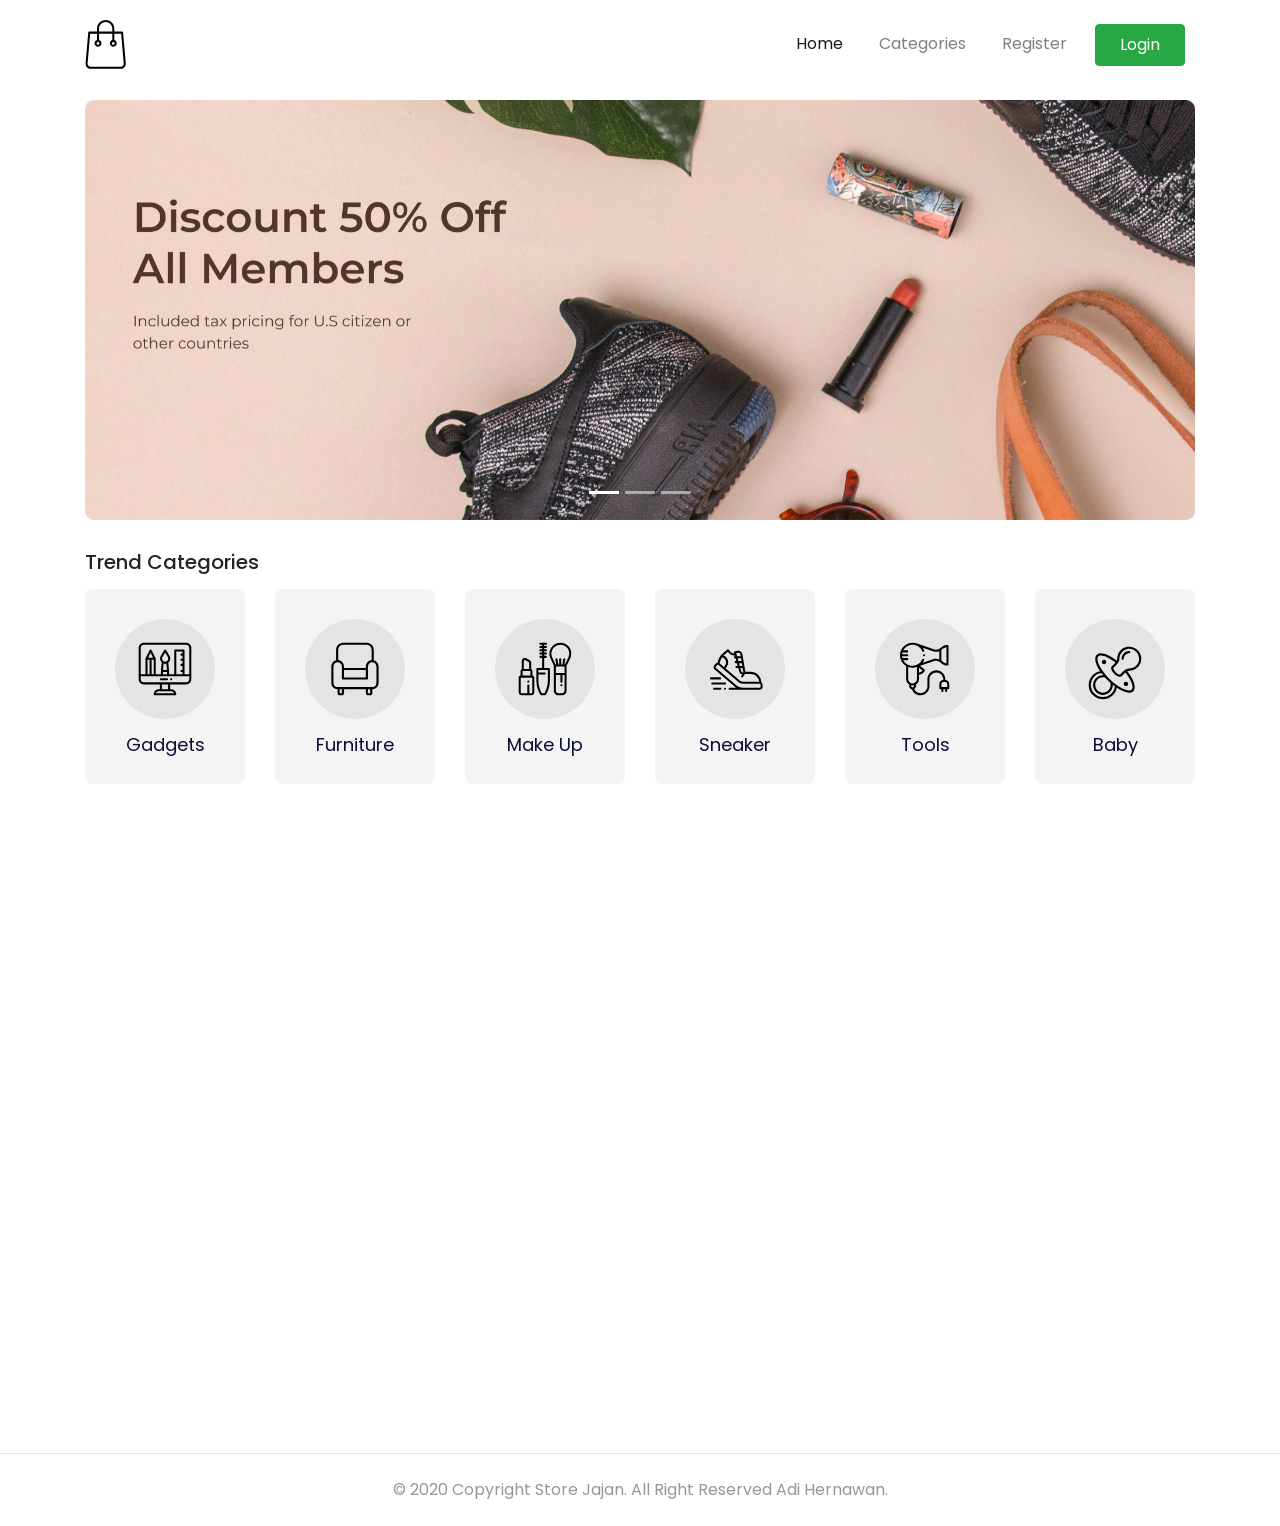
<file: index.html>
<!DOCTYPE html>
<html lang="en">
  <head>
    <meta charset="utf-8" />
    <meta
      name="viewport"
      content="width=device-width, initial-scale=1, shrink-to-fit=no"
    />
    <meta name="description" content="" />
    <meta name="author" content="" />

    <title>Store Jajan - Tempat Belanja Terbaik </title>

    <link href="https://unpkg.com/aos@2.3.1/dist/aos.css" rel="stylesheet" />
    <link href="style/main.css" rel="stylesheet" />
  </head>

  <body>
  <nav class="navbar navbar-expand-lg navbar-light navbar-store fixed-top navbar-fixed-top"
    data-aos="fade-down">
      <div class="container">
        <a href="/index.html" class="navbar-brand">
          <img src="/images/logo.svg" alt="Logo" />
        </a>
      
      <button class="navbar-toggler" type="button" data-toggle="collapse" data-target="#navbarResponsive">
        <span class="navbar-toggler-icon"></span>
      </button>
      <div class="collapse navbar-collapse" id="navbarResponsive">
        <ul class="navbar-nav ml-auto">
          <li class="nav-item active">
            <a href="/index.html" class="nav-link">Home</a>
          </li>
          <li class="nav-item">
            <a href="/categories.html" class="nav-link">Categories</a> 
          </li>
          
          <li class="nav-item">
            <a href="/register.html" class="nav-link">Register</a> 
          </li>
          <li class="nav-item">
            <a href="/login.html" class="btn btn-success nav-link px-4 text-white">Login</a> 
          </li>
        </ul>
      </div>
    </div>
  </nav>

    <!-- Page Content -->
   <div class="page-content page-home">
     <section class="store-carousel">
        <div class="container">
          <div class="row">
            <div class="col-lg-12" data-aos="zoom-in">
              <div id="storeCarousel" class="carousel" data-ride="carousel">
                <ol class="carousel-indicators">
                  <li class="active" data-target="#storeCarousel" data-slide-to="0"></li>
                  <li  data-target="#storeCarousel" data-slide-to="1"></li>
                  <li  data-target="#storeCarousel" data-slide-to="2"></li>
                </ol>
                <div class="carousel-inner">
                  <div class="carousel-item active">
                    <img src="/images/banner.jpg" alt="" class="d-block w-100">
                    
                  </div>
                  <div class="carousel-item">
                    <img src="/images/banner.jpg" alt="" class="d-block w-100">
                    
                  </div>
                  <div class="carousel-item">
                    <img src="/images/banner.jpg" alt="" class="d-block w-100">
                    
                  </div>
                </div>
              </div>
            </div>
          </div>
        </div>
     
     </section>
     <section class="store-trend-categories">
       <div class="container">
         <div class="row">
           <div class="col-12" data-aos="fade-up">
              <h5>Trend Categories</h5>
           </div>
         </div>
         <div class="row">
           <div class="col-6 col-md-3 col-lg-2" data-aos="fade-up" data-aos-delay="100">
            <a href="#" class="component-categories d-block">
              <div class="categories-image">
                <img src="/images/categories-gadgets.svg" alt="" class="w-100">
              </div>
              <p class="categories-text">
                Gadgets
              </p>
            </a>
           </div>
           <div class="col-6 col-md-3 col-lg-2" data-aos="fade-up" data-aos-delay="200">
            <a href="#" class="component-categories d-block">
              <div class="categories-image">
                <img src="/images/categories-furniture.svg" alt="" class="w-100">
              </div>
              <p class="categories-text">
                Furniture
              </p>
            </a>
           </div>
           <div class="col-6 col-md-3 col-lg-2" data-aos="fade-up" data-aos-delay="300">
            <a href="#" class="component-categories d-block">
              <div class="categories-image">
                <img src="/images/categories-makeup.svg" alt="" class="w-100">
              </div>
              <p class="categories-text">
                Make Up
              </p>
            </a>
           </div>
           <div class="col-6 col-md-3 col-lg-2" data-aos="fade-up" data-aos-delay="400">
            <a href="#" class="component-categories d-block">
              <div class="categories-image">
                <img src="/images/categories-sneaker.svg" alt="" class="w-100">
              </div>
              <p class="categories-text">
                Sneaker
              </p>
            </a>
           </div>
           <div class="col-6 col-md-3 col-lg-2" data-aos="fade-up" data-aos-delay="500">
            <a href="#" class="component-categories d-block">
              <div class="categories-image">
                <img src="/images/categories-tools.svg" alt="" class="w-100">
              </div>
              <p class="categories-text">
                Tools
              </p>
            </a>
           </div>
           <div class="col-6 col-md-3 col-lg-2" data-aos="fade-up" data-aos-delay="600">
            <a href="#" class="component-categories d-block">
              <div class="categories-image">
                <img src="/images/categories-baby.svg" alt="" class="w-100">
              </div>
              <p class="categories-text">
                Baby
              </p>
            </a>
           </div>
         </div>
       </div>

     </section>
     <section class="store-new-products">
       <div class="container">
         <div class="row">
           <div class="col-12" data-aos="fade-up">
             <h5>New products</h5>
           </div>
         </div>
         <div class="row">
           <div class="col-6 col-md-4 col-lg-3" data-aos="fade-up" data-aos-delay="100">
             <a href="/details.html" class="component-products d-block">
              <div class="products-thumbnail">
                <div class="products-image" style="background-image: url('/images/products-apple-watch.jpg');">

                </div>
              
              </div>
              <div class="products-text">
                Apple Watch 4 
              </div>
              <div class="products-price">
                $890
              </div>
             </a>
            </div>
            <div class="col-6 col-md-4 col-lg-3" data-aos="fade-up" data-aos-delay="200">
              <a href="/details.html" class="component-products d-block">
               <div class="products-thumbnail">
                 <div class="products-image" style="background-image: url('/images/products-black-edition-nike.jpg');">
 
                 </div>
               
               </div>
               <div class="products-text">
                 Black Edition Nike
               </div>
               <div class="products-price">
                 $900
               </div>
               </a>
             </div>
             <div class="col-6 col-md-4 col-lg-3" data-aos="fade-up" data-aos-delay="300">
              <a href="/details.html" class="component-products d-block">
               <div class="products-thumbnail">
                 <div class="products-image" style="background-image: url('/images/products-mavic-kawe.jpg');">
 
                 </div>
               
               </div>
               <div class="products-text">
                 Mavic Kawe 
               </div>
               <div class="products-price">
                 $500
               </div>
               </a>
             </div>
             <div class="col-6 col-md-4 col-lg-3" data-aos="fade-up" data-aos-delay="400">
              <a href="/details.html" class="component-products d-block">
               <div class="products-thumbnail">
                 <div class="products-image" style="background-image: url('/images/products-bubuk-maketti.jpg');">
 
                 </div>
               
               </div>
               <div class="products-text">
                Bubuk Maketti
               </div>
            
               <div class="products-price">
                 $78
               </div>
               </a>
              </div>
              <div class="col-6 col-md-4 col-lg-3" data-aos="fade-up" data-aos-delay="500">
              <a href="/details.html" class="component-products d-block">
                <div class="products-thumbnail">
                  <div class="products-image" style="background-image: url('/images/products-monkey-toys.jpg');">
  
                  </div>
                
                </div>
                <div class="products-text">
                  Monkey Toys
                </div>
                <div class="products-price">
                  $90
                </div>
               </a>
              </div>
              <div class="col-6 col-md-4 col-lg-3" data-aos="fade-up" data-aos-delay="600">
                <a href="/details.html" class="component-products d-block">
                  <div class="products-thumbnail">
                    <div class="products-image" style="background-image: url('/images/products-orange-bogotta.jpg');">
    
                    </div>
                  
                  </div>
                  <div class="products-text">
                  Orange Bogotta
                  </div>
                  <div class="products-price">
                    $145
                  </div>
                </a>
              </div>
              <div class="col-6 col-md-4 col-lg-3" data-aos="fade-up" data-aos-delay="700">
                  <a href="/details.html" class="component-products d-block">
                    <div class="products-thumbnail">
                      <div class="products-image" style="background-image: url('/images/products-sofa-ternyaman.jpg');">
      
                      </div>
                    
                    </div>
                    <div class="products-text">
                    Sofa Ternyaman
                    </div>
                    <div class="products-price">
                      $250
                    </div>
                  </a>
              </div>
              <div class="col-6 col-md-4 col-lg-3" data-aos="fade-up" data-aos-delay="800">
                <a href="/details.html" class="component-products d-block">
                  <div class="products-thumbnail">
                    <div class="products-image" style="background-image: url('/images/products-mavic-kawe.jpg');"></div>
    
                  </div>
                  
                
                  <div class="products-text">
                    Tatakan Gelas
                  </div>
                  <div class="products-price">
                    $25
                  </div>
                </a>
              </div>
         </div>
       </div>
     </section>
   </div>
   <footer>
     <div class="container">
       <div class="row">
         <div class="col-12 text-center">
           <p class="pt-4 pb-2">
            &copy; 2020 Copyright Store Jajan. All Right Reserved Adi Hernawan.
           </p>
         </div>
       </div>
     </div>
   </footer>
    <!-- Bootstrap core JavaScript -->
    <script src="/vendor/jquery/jquery.slim.min.js"></script>
    <script src="/vendor/bootstrap/js/bootstrap.bundle.min.js"></script>
    <script src="https://unpkg.com/aos@2.3.1/dist/aos.js"></script>
  
    <script>
      AOS.init();
    </script>
    <script src="/script/navbar-scroll.js"></script>
  </body>
</html>
</file>
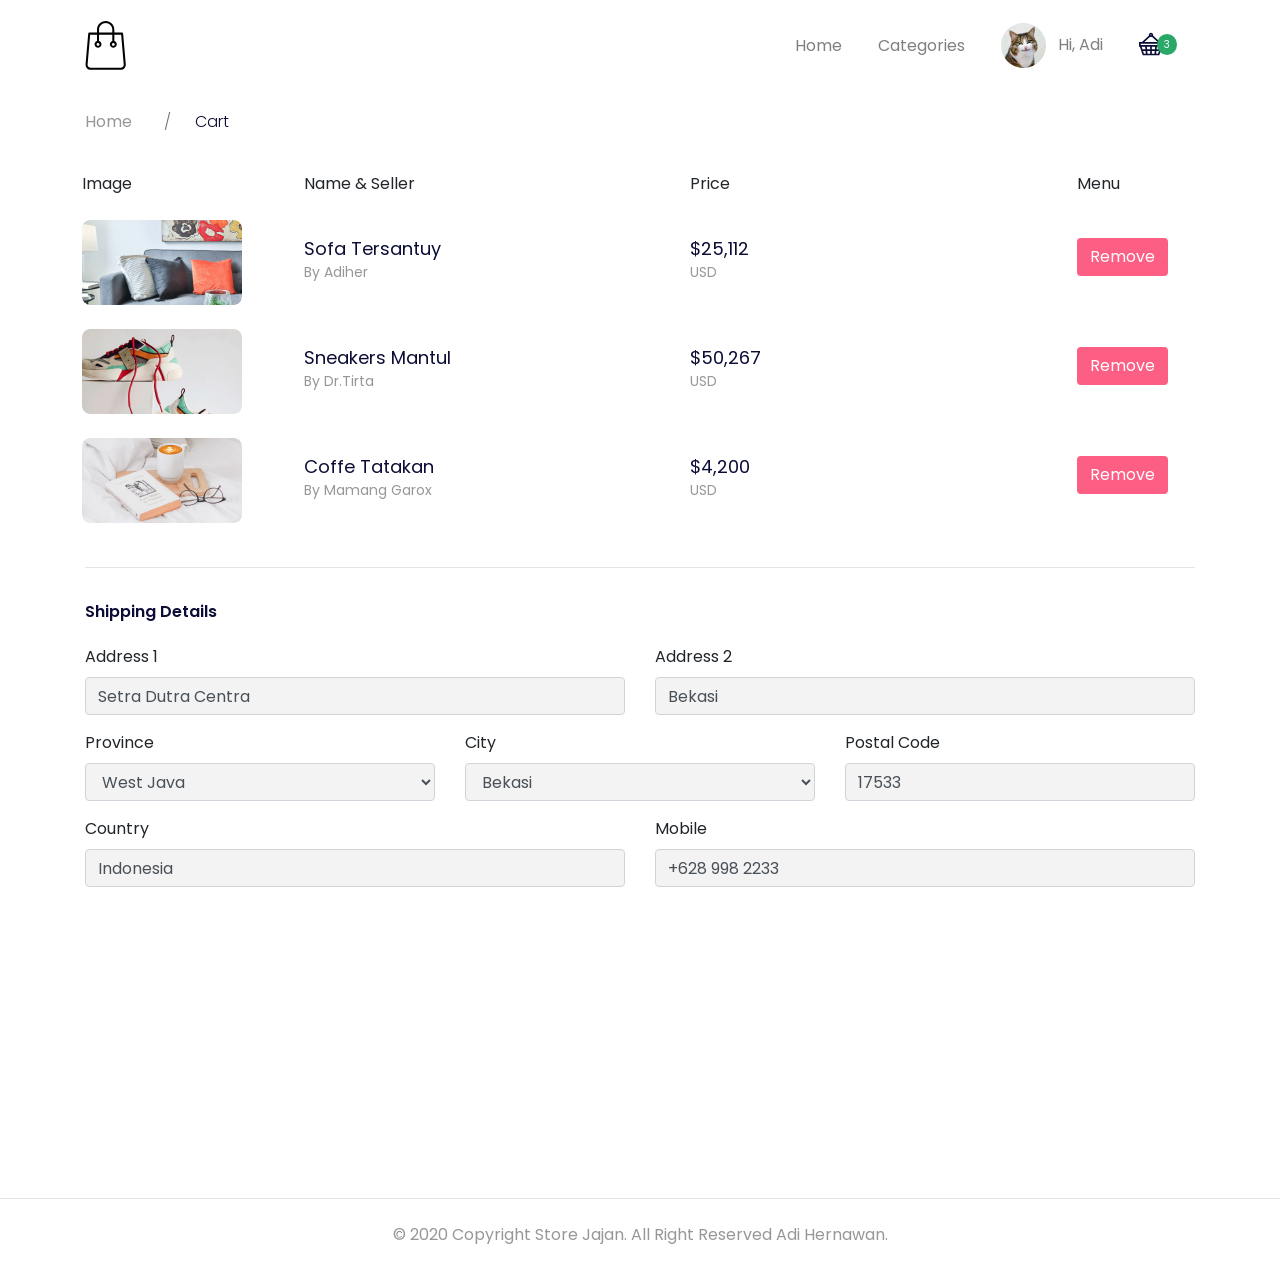
<file: cart.html>
<!DOCTYPE html>
<html lang="en">
  <head>
    <meta charset="utf-8" />
    <meta
      name="viewport"
      content="width=device-width, initial-scale=1, shrink-to-fit=no"
    />
    <meta name="description" content="" />
    <meta name="author" content="" />

    <title>Store Jajan - Tempat Belanja Terbaik </title>

    <link href="https://unpkg.com/aos@2.3.1/dist/aos.css" rel="stylesheet" />
    <link href="style/main.css" rel="stylesheet" />
  </head>

  <body>
  <nav class="navbar navbar-expand-lg navbar-light navbar-store fixed-top navbar-fixed-top"
    data-aos="fade-down">
      <div class="container">
        <a href="/index.html" class="navbar-brand">
          <img src="/images/logo.svg" alt="Logo" />
        </a>
     
      <button class="navbar-toggler" type="button" data-toggle="collapse" data-target="#navbarResponsive">
        <span class="navbar-toggler-icon"></span>
      </button>
      <div class="collapse navbar-collapse" id="navbarResponsive">
        <ul class="navbar-nav ml-auto">
          <li class="nav-item ">
            <a href="/index.html" class="nav-link">Home</a>
          </li>
          <li class="nav-item">
            <a href="/categories.html" class="nav-link">Categories</a> 
          </li>
        </ul>
         <!-- Dekstop menu -->
         <ul class="navbar-nav d-none d-lg-flex">
          <li class="nav-item dropdown">
          
          <a href="#" class="nav-link" id="navbarDropdown" role="button" data-toggle="dropdown">
            <img src="/images/cat.jpg" alt="" class="rounded-circle mr-2 profile-picture">
            Hi, Adi
          </a>
          <div class="dropdown-menu">
            <a href="/dashboard.html" class="dropdown-item">Dashboard</a>
            <a href="/dashboard-account.html" class="dropdown-item">Settings</a>
            <div class="dropdown-divider"></div>
            <a href="/" class="dropdown-item">Logout</a>
          </div>
            
        </li>
        <li class="nav-item">
          <a href="" class="nav-link d-inline-block mt-2">
            <img src="/images/icon-cart-filled.svg" alt="" />
            <div class="card-badge">3</div>
          </a>
        </li>
        </ul>
        <!-- Mobile Menu -->
        <ul class="navbar-nav d-block d-lg-none">
          <li class="nav-item">
            <a href="#" class="nav-link">
              Hi, Adi
            </a>
          </li>
          <li class="nav-item">
            <a href="#" class="nav-link d-inline-block">
              Cart
            </a>
          </li>
        </ul>
      </div>
     </div>
  </nav>
 
  <!-- Page Content -->
  <div class="page-content page-cart">
    <section class="store-breadcrumbs" data-aos="fade-down" data-aos-delay="100">
      <div class="container">
        <div class="row">
          <div class="col-12">
            <nav>
              <ol class="breadcrumb">
                <li class="breadcrumb-item">
                  <a href="/index.html">Home</a>
                </li>
                <li class="breadcrumb-item active">
                 Cart
                </li>
              </ol>
            </nav>
          </div>
        </div>
      </div>
    </section>
    <section class="store-cart">
        <div class="container">
            <div class="row" data-aos="fade-up" data-aos-delay="100">
                <div class="col-12 table-responsive">
                    <table class="table table-borderless table-cart">
                        <thead>
                            <tr>
                                <td>Image</td>
                                <td>Name &amp; Seller</td>
                                <td>Price</td>
                                <td>Menu</td>
                            </tr>
                        </thead>
                        <tbody>
                            <tr>
                                <td style="width: 20%;">
                                    <img src="images/product-cart-1.jpg" alt=""  class="cart-image">
                                </td>
                                <td style="width: 35%;">
                                    <div class="product-title">Sofa Tersantuy</div>
                                    <div class="product-subtitle">By Adiher</div>
                                </td>
                                <td style="width: 35%;">
                                    <div class="product-title">$25,112</div>
                                    <div class="product-subtitle">USD</div>
                                </td>
                                <td style="width: 20%;">
                                    <a href="#" class="btn btn-remove-cart">Remove</a>
                                </td>
                            </tr>
                            <tr>
                                <td style="width: 20%;">
                                    <img src="images/product-cart-2.jpg" alt=""  class="cart-image">
                                </td>
                                <td style="width: 35%;">
                                    <div class="product-title">Sneakers Mantul</div>
                                    <div class="product-subtitle">By Dr.Tirta</div>
                                </td>
                                <td style="width: 35%;">
                                    <div class="product-title">$50,267</div>
                                    <div class="product-subtitle">USD</div>
                                </td>
                                <td style="width: 20%;">
                                    <a href="#" class="btn btn-remove-cart">Remove</a>
                                </td>
                            </tr>
                            <tr>
                                <td style="width: 20%;">
                                    <img src="images/product-cart-3.jpg" alt=""  class="cart-image">
                                </td>
                                <td style="width: 35%;">
                                    <div class="product-title">Coffe Tatakan</div>
                                    <div class="product-subtitle">By Mamang Garox</div>
                                </td>
                                <td style="width: 35%;">
                                    <div class="product-title">$4,200</div>
                                    <div class="product-subtitle">USD</div>
                                </td>
                                <td style="width: 20%;">
                                    <a href="#" class="btn btn-remove-cart">Remove</a>
                                </td>
                            </tr>
                        </tbody>
                    </table>
                </div>
            </div>
            <div class="row" data-aos="fade-up" data-aos-delay="150">
                <div class="col-12">
                    <hr>
                </div>
                <div class="col-12">
                    <h2 class="mb-4">Shipping Details</h2>
                </div>
            </div>
            <div class="row mb-2" data-aos="fade-up" data-aos-delay="200">
                <div class="col-md-6">
                    <div class="form-group">
                        <label for="addressOne">Address 1</label>
                        <input type="text" id="addressOne" name="addressOne" class="form-control" value="Setra Dutra Centra" />
                    </div>
                </div>
                <div class="col-md-6">
                    <div class="form-group">
                        <label for="addressTwo">Address 2</label>
                        <input type="text" id="addressTwo" name="addressTwo" class="form-control" value="Bekasi" />
                    </div>
                </div>
                <div class="col-md-4">
                    <div class="form-group">
                        <label for="province">Province</label>
                        <select id="province" name="province" class="form-control">
                            <option value="West Java">West Java</option>
                        </select>
                    </div>
                </div>
                <div class="col-md-4">
                    <div class="form-group">
                        <label for="city">City</label>
                        <select id="city" name="city" class="form-control">
                            <option value="Bekasi">Bekasi</option>
                        </select>
                    </div>
                </div>
                <div class="col-md-4">
                    <div class="form-group">
                        <label for="postalCode">Postal Code</label>
                        <input type="text" id="postalCode" name="postalCode" class="form-control" value="17533" />
                    </div>
                </div>
                <div class="col-md-6">
                    <div class="form-group">
                        <label for="country">Country</label>
                        <input type="text" id="country" name="country" class="form-control" value="Indonesia" />
                    </div>
                </div>
                <div class="col-md-6">
                    <div class="form-group">
                        <label for="mobile">Mobile</label>
                        <input type="text" id="mobile" name="mobile" class="form-control" value="+628 998 2233" />
                    </div>
                </div>
                
            </div>
            <div class="row" data-aos="fade-up" data-aos-delay="150">
                <div class="col-12">
                    <hr>
                </div>
                <div class="col-12">
                    <h2 class="mb-1">Payment Information</h2>
                </div>
            </div>
            <div class="row" data-aos="fade-up" data-aos-delay="200">
                <div class="col-4 col-md-2">
                    <div class="product-title">$10</div>
                    <div class="product-subtitle">Country Tax</div>
                </div>
                <div class="col-4 col-md-3">
                    <div class="product-title">$200</div>
                    <div class="product-subtitle">Product Insurance</div>
                </div>
                <div class="col-4 col-md-2">
                    <div class="product-title">$500</div>
                    <div class="product-subtitle">Ship to Bandung</div>
                </div>
                <div class="col-4 col-md-2">
                    <div class="product-title text-success">$394,200</div>
                    <div class="product-subtitle">Total</div>
                </div>
                <div class="col-8 col-md-3">
                    <a href="success.html" class="btn btn-success mt-4 px-4 btn-block">Checkout Now</a>
                </div>
            </div>
        </div>
    </section>
  </div>
  <!-- End Page Content -->
   <footer>
     <div class="container">
       <div class="row">
         <div class="col-12 text-center">
           <p class="pt-4 pb-2">
            &copy; 2020 Copyright Store Jajan. All Right Reserved Adi Hernawan.
           </p>
         </div>
       </div>
     </div>
   </footer>
    <!-- Bootstrap core JavaScript -->
    <script src="/vendor/jquery/jquery.slim.min.js"></script>
    <script src="/vendor/bootstrap/js/bootstrap.bundle.min.js"></script>
    <script src="https://unpkg.com/aos@2.3.1/dist/aos.js"></script>
  
    <script>
      AOS.init();
    </script>
 
    <script src="/script/navbar-scroll.js"></script>
  </body>
</html>
</file>
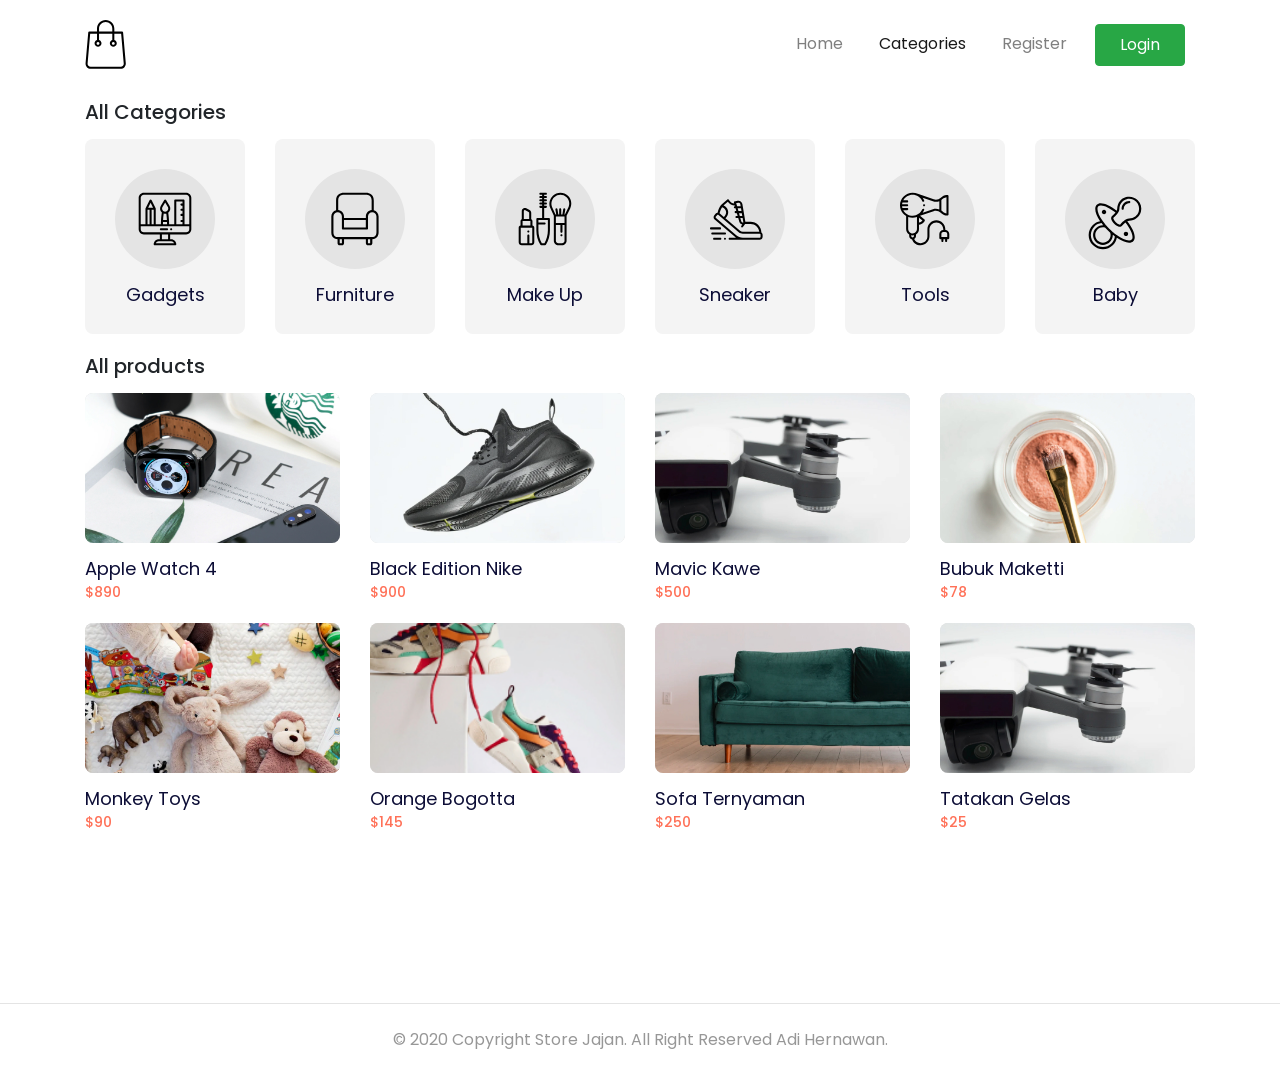
<file: categories.html>
<!DOCTYPE html>
<html lang="en">
  <head>
    <meta charset="utf-8" />
    <meta
      name="viewport"
      content="width=device-width, initial-scale=1, shrink-to-fit=no"
    />
    <meta name="description" content="" />
    <meta name="author" content="" />

    <title>Store Jajan - Tempat Belanja Terbaik </title>

    <link href="https://unpkg.com/aos@2.3.1/dist/aos.css" rel="stylesheet" />
    <link href="style/main.css" rel="stylesheet" />
  </head>

  <body>
  <nav class="navbar navbar-expand-lg navbar-light navbar-store fixed-top navbar-fixed-top"
    data-aos="fade-down">
      <div class="container">
        <a href="/index.html" class="navbar-brand">
          <img src="/images/logo.svg" alt="Logo" />
        </a>
      
      <button class="navbar-toggler" type="button" data-toggle="collapse" data-target="#navbarResponsive">
        <span class="navbar-toggler-icon"></span>
      </button>
      <div class="collapse navbar-collapse" id="navbarResponsive">
        <ul class="navbar-nav ml-auto">
          <li class="nav-item ">
            <a href="/index.html" class="nav-link">Home</a>
          </li>
          <li class="nav-item active">
            <a href="/categories.html" class="nav-link">Categories</a> 
          </li>
         
          <li class="nav-item">
            <a href="/register.html" class="nav-link">Register</a> 
          </li>
          <li class="nav-item">
            <a href="/login.html" class="btn btn-success nav-link px-4 text-white">Login</a> 
          </li>
        </ul>
      </div>
     </div>
    </nav>

    <!-- Page Content -->
   <div class="page-content page-home">
    
     <section class="store-trend-categories">
       <div class="container">
         <div class="row">
           <div class="col-12" data-aos="fade-up">
              <h5>All Categories</h5>
           </div>
         </div>
         <div class="row">
           <div class="col-6 col-md-3 col-lg-2" data-aos="fade-up" data-aos-delay="100">
            <a href="#" class="component-categories d-block">
              <div class="categories-image">
                <img src="/images/categories-gadgets.svg" alt="" class="w-100">
              </div>
              <p class="categories-text">
                Gadgets
              </p>
            </a>
           </div>
           <div class="col-6 col-md-3 col-lg-2" data-aos="fade-up" data-aos-delay="200">
            <a href="#" class="component-categories d-block">
              <div class="categories-image">
                <img src="/images/categories-furniture.svg" alt="" class="w-100">
              </div>
              <p class="categories-text">
                Furniture
              </p>
            </a>
           </div>
           <div class="col-6 col-md-3 col-lg-2" data-aos="fade-up" data-aos-delay="300">
            <a href="#" class="component-categories d-block">
              <div class="categories-image">
                <img src="/images/categories-makeup.svg" alt="" class="w-100">
              </div>
              <p class="categories-text">
                Make Up
              </p>
            </a>
           </div>
           <div class="col-6 col-md-3 col-lg-2" data-aos="fade-up" data-aos-delay="400">
            <a href="#" class="component-categories d-block">
              <div class="categories-image">
                <img src="/images/categories-sneaker.svg" alt="" class="w-100">
              </div>
              <p class="categories-text">
                Sneaker
              </p>
            </a>
           </div>
           <div class="col-6 col-md-3 col-lg-2" data-aos="fade-up" data-aos-delay="500">
            <a href="#" class="component-categories d-block">
              <div class="categories-image">
                <img src="/images/categories-tools.svg" alt="" class="w-100">
              </div>
              <p class="categories-text">
                Tools
              </p>
            </a>
           </div>
           <div class="col-6 col-md-3 col-lg-2" data-aos="fade-up" data-aos-delay="600">
            <a href="#" class="component-categories d-block">
              <div class="categories-image">
                <img src="/images/categories-baby.svg" alt="" class="w-100">
              </div>
              <p class="categories-text">
                Baby
              </p>
            </a>
           </div>
         </div>
       </div>

     </section>
     <section class="store-new-products">
       <div class="container">
         <div class="row">
           <div class="col-12" data-aos="fade-up">
             <h5>All products</h5>
           </div>
         </div>
         <div class="row">
           <div class="col-6 col-md-4 col-lg-3" data-aos="fade-up" data-aos-delay="100">
             <a href="/details.html" class="component-products d-block">
              <div class="products-thumbnail">
                <div class="products-image" style="background-image: url('/images/products-apple-watch.jpg');">

                </div>
              
              </div>
              <div class="products-text">
                Apple Watch 4 
              </div>
              <div class="products-price">
                $890
              </div>
             </a>
            </div>
            <div class="col-6 col-md-4 col-lg-3" data-aos="fade-up" data-aos-delay="200">
              <a href="/details.html" class="component-products d-block">
               <div class="products-thumbnail">
                 <div class="products-image" style="background-image: url('/images/products-black-edition-nike.jpg');">
 
                 </div>
               
               </div>
               <div class="products-text">
                 Black Edition Nike
               </div>
               <div class="products-price">
                 $900
               </div>
               </a>
             </div>
             <div class="col-6 col-md-4 col-lg-3" data-aos="fade-up" data-aos-delay="300">
              <a href="/details.html" class="component-products d-block">
               <div class="products-thumbnail">
                 <div class="products-image" style="background-image: url('/images/products-mavic-kawe.jpg');">
 
                 </div>
               
               </div>
               <div class="products-text">
                 Mavic Kawe 
               </div>
               <div class="products-price">
                 $500
               </div>
               </a>
             </div>
             <div class="col-6 col-md-4 col-lg-3" data-aos="fade-up" data-aos-delay="400">
              <a href="/details.html" class="component-products d-block">
               <div class="products-thumbnail">
                 <div class="products-image" style="background-image: url('/images/products-bubuk-maketti.jpg');">
 
                 </div>
               
               </div>
               <div class="products-text">
                Bubuk Maketti
               </div>
            
               <div class="products-price">
                 $78
               </div>
               </a>
              </div>
              <div class="col-6 col-md-4 col-lg-3" data-aos="fade-up" data-aos-delay="500">
              <a href="/details.html" class="component-products d-block">
                <div class="products-thumbnail">
                  <div class="products-image" style="background-image: url('/images/products-monkey-toys.jpg');">
  
                  </div>
                
                </div>
                <div class="products-text">
                  Monkey Toys
                </div>
                <div class="products-price">
                  $90
                </div>
               </a>
              </div>
              <div class="col-6 col-md-4 col-lg-3" data-aos="fade-up" data-aos-delay="600">
                <a href="/details.html" class="component-products d-block">
                  <div class="products-thumbnail">
                    <div class="products-image" style="background-image: url('/images/products-orange-bogotta.jpg');">
    
                    </div>
                  
                  </div>
                  <div class="products-text">
                  Orange Bogotta
                  </div>
                  <div class="products-price">
                    $145
                  </div>
                </a>
              </div>
              <div class="col-6 col-md-4 col-lg-3" data-aos="fade-up" data-aos-delay="700">
                  <a href="/details.html" class="component-products d-block">
                    <div class="products-thumbnail">
                      <div class="products-image" style="background-image: url('/images/products-sofa-ternyaman.jpg');">
      
                      </div>
                    
                    </div>
                    <div class="products-text">
                    Sofa Ternyaman
                    </div>
                    <div class="products-price">
                      $250
                    </div>
                  </a>
              </div>
              <div class="col-6 col-md-4 col-lg-3" data-aos="fade-up" data-aos-delay="800">
                <a href="/details.html" class="component-products d-block">
                  <div class="products-thumbnail">
                    <div class="products-image" style="background-image: url('/images/products-mavic-kawe.jpg');"></div>
    
                  </div>
                  
                
                  <div class="products-text">
                    Tatakan Gelas
                  </div>
                  <div class="products-price">
                    $25
                  </div>
                </a>
              </div>
         </div>
       </div>
     </section>
   </div>
   <footer>
     <div class="container">
       <div class="row">
         <div class="col-12 text-center">
           <p class="pt-4 pb-2">
            &copy; 2020 Copyright Store Jajan. All Right Reserved Adi Hernawan.
           </p>
         </div>
       </div>
     </div>
   </footer>
    <!-- Bootstrap core JavaScript -->
    <script src="/vendor/jquery/jquery.slim.min.js"></script>
    <script src="/vendor/bootstrap/js/bootstrap.bundle.min.js"></script>
    <script src="https://unpkg.com/aos@2.3.1/dist/aos.js"></script>
  
    <script>
      AOS.init();
    </script>
    <script src="/script/navbar-scroll.js"></script>
  </body>
</html>
</file>
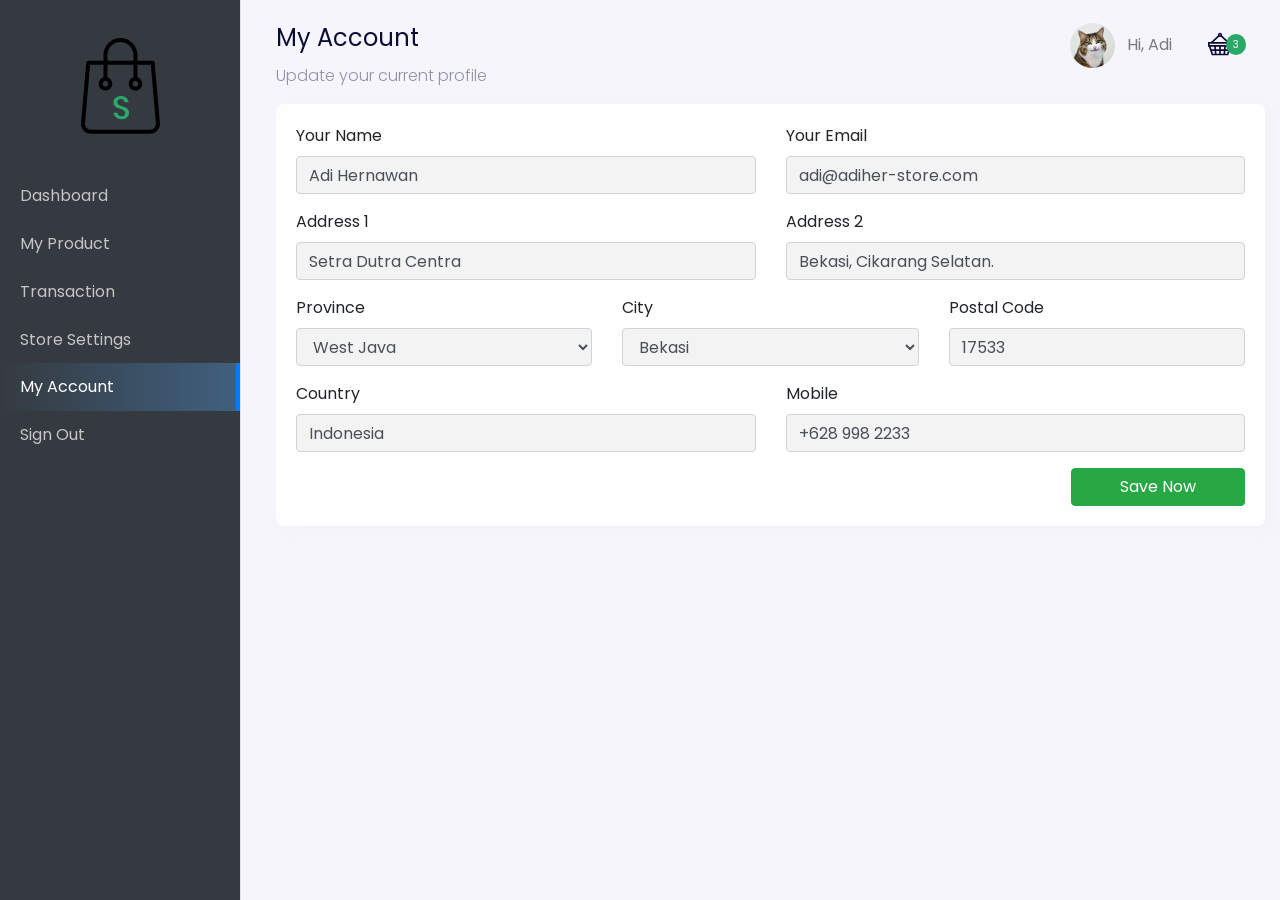
<file: dashboard-account.html>
<!DOCTYPE html>
<html lang="en">
  <head>
    <meta charset="utf-8" />
    <meta
      name="viewport"
      content="width=device-width, initial-scale=1, shrink-to-fit=no"
    />
    <meta name="description" content="" />
    <meta name="author" content="" />

    <title>Store Jajan - Tempat Belanja Terbaik </title>

    <link href="https://unpkg.com/aos@2.3.1/dist/aos.css" rel="stylesheet" />
    <link href="style/main.css" rel="stylesheet" />
  </head>

  <body>
    <div class="page-dashboard">
      <div class="d-flex" id="wrapper" data-aos="fade-right">
        <!-- Sidebar -->
        <div class="border-right" id="sidebar-wrapper">
          <div class="sidebar-heading text-center">
            <img src="images/dashboard-store-logo.svg" alt="" class="my-4">
          </div>
          <div class="list-group list-group-flush">
            <a href="dashboard.html" class="list-group-item list-group-item-action">
              Dashboard
            </a>
            <a href="dashboard-product.html" class="list-group-item list-group-item-action">
              My Product
            </a>
            <a href="dashboard-transaction.html" class="list-group-item list-group-item-action">
              Transaction
            </a>
            <a href="dashboard-settings.html" class="list-group-item list-group-item-action">
              Store Settings
            </a>
            <a href="dashboard-account.html" class="list-group-item list-group-item-action active">
              My Account
            </a>
            <a href="index.html" class="list-group-item list-group-item-action">
              Sign Out
            </a>
          </div>
        
      </div>
       <!-- /Sidebar -->
      <!-- Page Content -->
      <div id="page-content-wrapper">
       <nav class="navbar navbar-expand-lg navbar-light navbar-store fixed-top"
          data-aos="fade-down">
            
            <button class="btn btn-secondary d-md-none mr-auto mr-2" id="menu-toggle">&laquo; Menu</button>
            <button class="navbar-toggler" type="button" data-toggle="collapse" data-target="#navbarSupportedContent">
              <span class="navbar-toggler-icon"></span>
            </button>
            <div class="collapse navbar-collapse" id="navbarSupportedContent">
              
              <!-- Dekstop menu -->
              <ul class="navbar-nav d-none d-lg-flex ml-auto">
                <li class="nav-item dropdown">
                
                <a href="#" class="nav-link" id="navbarDropdown" role="button" data-toggle="dropdown">
                  <img src="/images/cat.jpg" alt="" class="rounded-circle mr-2 profile-picture">
                  Hi, Adi
                </a>
                <div class="dropdown-menu">
                  <a href="/index.html" class="dropdown-item">Back to Store</a>
                  <a href="/dashboard-account.html" class="dropdown-item">Settings</a>
                  <div class="dropdown-divider"></div>
                  <a href="/" class="dropdown-item">Logout</a>
                </div>
                  
              </li>
              <li class="nav-item">
                <a href="" class="nav-link d-inline-block mt-2">
                  <img src="/images/icon-cart-filled.svg" alt="" />
                  <div class="card-badge">3</div>
                </a>
              </li>
              </ul>
              <!-- Mobile Menu -->
              <ul class="navbar-nav d-block d-lg-none">
                <li class="nav-item">
                  <a href="#" class="nav-link">
                    Hi, Adi
                  </a>
                </li>
                <li class="nav-item">
                  <a href="#" class="nav-link d-inline-block">
                    Cart
                  </a>
                </li>
              </ul>
            </div>
        </nav>

        <!-- Section Content -->
        <div class="section-content section-dashboard-home" data-aos="fade-up">
          <div class="container-fluid">
            <div class="dashboard-heading">
              <h2 class="dashboard-title">My Account</h2>
              <p class="dashboard-subtitle">
                Update your current profile
              </p>
            </div>
            <div class="dashboard-content">
              <div class="row">
                <div class="col-12">
                  <form action="">
                    <div class="card">
                      <div class="card-body">
                        <div class="row">
                          <div class="col-md-6">
                            <div class="form-group">
                                <label for="name">Your Name</label>
                                <input type="text" id="name" name="name" class="form-control" value="Adi Hernawan" />
                            </div>
                           </div>
                          <div class="col-md-6">
                              <div class="form-group">
                                  <label for="email">Your Email</label>
                                  <input type="email" id="email" name="email" class="form-control" value="adi@adiher-store.com" />
                              </div>
                          </div>
                          <div class="col-md-6">
                            <div class="form-group">
                                <label for="addressOne">Address 1</label>
                                <input type="text" id="addressOne" name="addressOne" class="form-control" value="Setra Dutra Centra" />
                            </div>
                           </div>
                          <div class="col-md-6">
                              <div class="form-group">
                                  <label for="addressTwo">Address 2</label>
                                  <input type="text" id="addressTwo" name="addressTwo" class="form-control" value="Bekasi, Cikarang Selatan." />
                              </div>
                          </div>
                          <div class="col-md-4">
                              <div class="form-group">
                                  <label for="province">Province</label>
                                  <select id="province" name="province" class="form-control">
                                      <option value="West Java">West Java</option>
                                  </select>
                              </div>
                          </div>
                          <div class="col-md-4">
                              <div class="form-group">
                                  <label for="city">City</label>
                                  <select id="city" name="city" class="form-control">
                                      <option value="Bekasi">Bekasi</option>
                                  </select>
                              </div>
                          </div>
                          <div class="col-md-4">
                              <div class="form-group">
                                  <label for="postalCode">Postal Code</label>
                                  <input type="text" id="postalCode" name="postalCode" class="form-control" value="17533" />
                              </div>
                          </div>
                          <div class="col-md-6">
                              <div class="form-group">
                                  <label for="country">Country</label>
                                  <input type="text" id="country" name="country" class="form-control" value="Indonesia" />
                              </div>
                          </div>
                          <div class="col-md-6">
                              <div class="form-group">
                                  <label for="mobile">Mobile</label>
                                  <input type="text" id="mobile" name="mobile" class="form-control" value="+628 998 2233" />
                              </div>
                          </div>
                        </div>
                        <div class="row">
                          <div class="col text-right">
                            <button type="submit" class="btn btn-success px-5">Save Now</button>
                          </div>
                        </div>
                      </div>
                    </div>
                  </form>
                </div>
              </div>
            </div>
          </div>
        </div>
      <!-- </ Page Content Wrapper -->
     </div>
    </div>
    <!-- Bootstrap core JavaScript -->
    <script src="/vendor/jquery/jquery.slim.min.js"></script>
    <script src="/vendor/bootstrap/js/bootstrap.bundle.min.js"></script>
    <script src="https://unpkg.com/aos@2.3.1/dist/aos.js"></script>
  
    <script>
      AOS.init();
    </script>
     <script>
       $('#menu-toggle').click(function (e){
         e.preventDefault();
         $('#wrapper').toggleClass('toggled');
       });
     </script>
  </body>
</html>
</file>
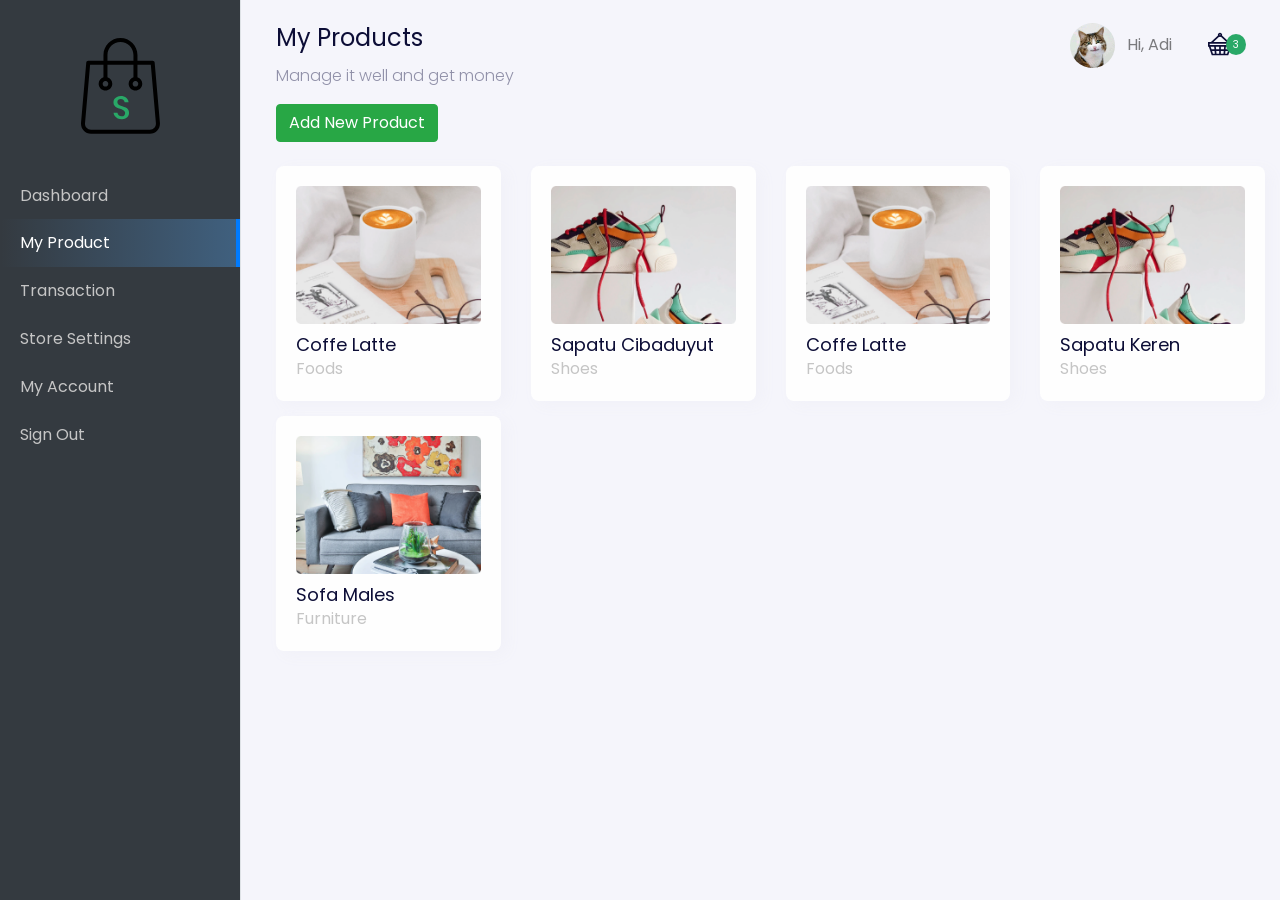
<file: dashboard-product.html>
<!DOCTYPE html>
<html lang="en">
  <head>
    <meta charset="utf-8" />
    <meta
      name="viewport"
      content="width=device-width, initial-scale=1, shrink-to-fit=no"
    />
    <meta name="description" content="" />
    <meta name="author" content="" />

    <title>Store Jajan - Tempat Belanja Terbaik </title>

    <link href="https://unpkg.com/aos@2.3.1/dist/aos.css" rel="stylesheet" />
    <link href="style/main.css" rel="stylesheet" />
  </head>

  <body>
    <div class="page-dashboard">
      <div class="d-flex" id="wrapper" data-aos="fade-right">
        <!-- Sidebar -->
        <div class="border-right" id="sidebar-wrapper">
          <div class="sidebar-heading text-center">
            <img src="images/dashboard-store-logo.svg" alt="" class="my-4">
          </div>
          <div class="list-group list-group-flush">
            <a href="dashboard.html" class="list-group-item list-group-item-action">
              Dashboard
            </a>
            <a href="dashboard-product.html" class="list-group-item list-group-item-action active">
              My Product
            </a>
            <a href="dashboard-transaction.html" class="list-group-item list-group-item-action">
              Transaction
            </a>
            <a href="dashboard-settings.html" class="list-group-item list-group-item-action">
              Store Settings
            </a>
            <a href="dashboard-account.html" class="list-group-item list-group-item-action">
              My Account
            </a>
            <a href="index.html" class="list-group-item list-group-item-action">
              Sign Out
            </a>
          </div>
        
      </div>
       <!-- /Sidebar -->
      <!-- Page Content -->
      <div id="page-content-wrapper">
       <nav class="navbar navbar-expand-lg navbar-light navbar-store fixed-top"
          data-aos="fade-down">
            
            <button class="btn btn-secondary d-md-none mr-auto mr-2" id="menu-toggle">&laquo; Menu</button>
            <button class="navbar-toggler" type="button" data-toggle="collapse" data-target="#navbarSupportedContent">
              <span class="navbar-toggler-icon"></span>
            </button>
            <div class="collapse navbar-collapse" id="navbarSupportedContent">
              
              <!-- Dekstop menu -->
              <ul class="navbar-nav d-none d-lg-flex ml-auto">
                <li class="nav-item dropdown">
                
                <a href="#" class="nav-link" id="navbarDropdown" role="button" data-toggle="dropdown">
                  <img src="/images/cat.jpg" alt="" class="rounded-circle mr-2 profile-picture">
                  Hi, Adi
                </a>
                <div class="dropdown-menu">
                  <a href="/index.html" class="dropdown-item">Back to Store</a>
                  <a href="/dashboard-account.html" class="dropdown-item">Settings</a>
                  <div class="dropdown-divider"></div>
                  <a href="/" class="dropdown-item">Logout</a>
                </div>
                  
              </li>
              <li class="nav-item">
                <a href="" class="nav-link d-inline-block mt-2">
                  <img src="/images/icon-cart-filled.svg" alt="" />
                  <div class="card-badge">3</div>
                </a>
              </li>
              </ul>
              <!-- Mobile Menu -->
              <ul class="navbar-nav d-block d-lg-none">
                <li class="nav-item">
                  <a href="#" class="nav-link">
                    Hi, Adi
                  </a>
                </li>
                <li class="nav-item">
                  <a href="#" class="nav-link d-inline-block">
                    Cart
                  </a>
                </li>
              </ul>
            </div>
        </nav>

        <!-- Section Content -->
        <div class="section-content section-dashboard-home" data-aos="fade-up">
          <div class="container-fluid">
            <div class="dashboard-heading">
              <h2 class="dashboard-title">My Products</h2>
              <p class="dashboard-subtitle">
                Manage it well and get money
              </p>
            </div>
            <div class="dashboard-content">
              <div class="row">
                <div class="col-12">
                  <a href="dashboard-products-create.html" class="btn btn-success">
                    Add New Product
                  </a>
                </div>
              </div>
               <div class="row mt-4">
                 <div class="col-12 col-sm-6 col-md-4 col-lg-3">
                   <a href="dashboard-products-details.html" class="card card-dashboard-product d-block">
                     <div class="card-body">
                       <img src="images/product-card-1.png" class="w-100 mb-2" alt="">
                       <div class="product-title">Coffe Latte</div>
                       <div class="product-category">Foods</div>
                     </div>
                   </a>
                 </div>
                 <div class="col-12 col-sm-6 col-md-4 col-lg-3">
                  <a href="dashboard-products-details.html" class="card card-dashboard-product d-block">
                    <div class="card-body">
                      <img src="images/product-card-2.png" class="w-100 mb-2" alt="">
                      <div class="product-title">Sapatu Cibaduyut</div>
                      <div class="product-category">Shoes</div>
                    </div>
                  </a>
                </div>
                <div class="col-12 col-sm-6 col-md-4 col-lg-3">
                  <a href="dashboard-products-details.html" class="card card-dashboard-product d-block">
                    <div class="card-body">
                      <img src="images/product-card-3.png" class="w-100 mb-2" alt="">
                      <div class="product-title">Coffe Latte</div>
                      <div class="product-category">Foods</div>
                    </div>
                  </a>
                </div>
                <div class="col-12 col-sm-6 col-md-4 col-lg-3">
                  <a href="dashboard-products-details.html" class="card card-dashboard-product d-block">
                    <div class="card-body">
                      <img src="images/product-card-4.png" class="w-100 mb-2" alt="">
                      <div class="product-title">Sapatu Keren</div>
                      <div class="product-category">Shoes</div>
                    </div>
                  </a>
                </div>
                <div class="col-12 col-sm-6 col-md-4 col-lg-3">
                  <a href="dashboard-products-details.html" class="card card-dashboard-product d-block">
                    <div class="card-body">
                      <img src="images/product-card-5.png" class="w-100 mb-2" alt="">
                      <div class="product-title">Sofa Males</div>
                      <div class="product-category">Furniture</div>
                    </div>
                  </a>
                </div>
               </div>
            </div>
          </div>
        </div>
      <!-- </ Page Content Wrapper -->
     </div>
    </div>
    <!-- Bootstrap core JavaScript -->
    <script src="/vendor/jquery/jquery.slim.min.js"></script>
    <script src="/vendor/bootstrap/js/bootstrap.bundle.min.js"></script>
    <script src="https://unpkg.com/aos@2.3.1/dist/aos.js"></script>
  
    <script>
      AOS.init();
    </script>
     <script>
       $('#menu-toggle').click(function (e){
         e.preventDefault();
         $('#wrapper').toggleClass('toggled');
       });
     </script>
  </body>
</html>
</file>
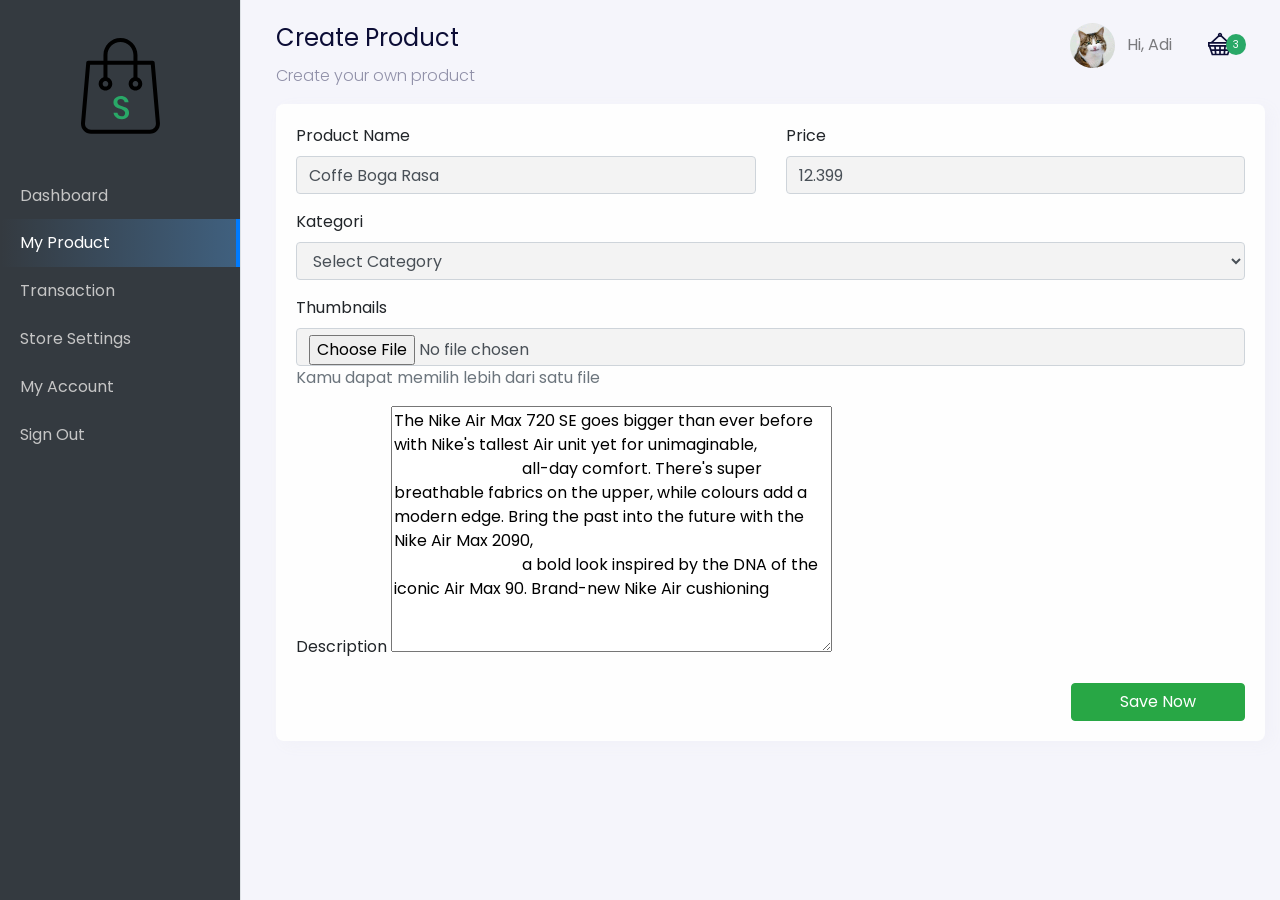
<file: dashboard-products-create.html>
<!DOCTYPE html>
<html lang="en">
  <head>
    <meta charset="utf-8" />
    <meta
      name="viewport"
      content="width=device-width, initial-scale=1, shrink-to-fit=no"
    />
    <meta name="description" content="" />
    <meta name="author" content="" />

    <title>Store Jajan - Tempat Belanja Terbaik </title>

    <link href="https://unpkg.com/aos@2.3.1/dist/aos.css" rel="stylesheet" />
    <link href="style/main.css" rel="stylesheet" />
  </head>

  <body>
    <div class="page-dashboard">
      <div class="d-flex" id="wrapper" data-aos="fade-right">
        <!-- Sidebar -->
        <div class="border-right" id="sidebar-wrapper">
          <div class="sidebar-heading text-center">
            <img src="images/dashboard-store-logo.svg" alt="" class="my-4">
          </div>
          <div class="list-group list-group-flush">
            <a href="dashboard.html" class="list-group-item list-group-item-action">
              Dashboard
            </a>
            <a href="dashboard-product.html" class="list-group-item list-group-item-action active">
              My Product
            </a>
            <a href="dashboard-transaction.html" class="list-group-item list-group-item-action">
              Transaction
            </a>
            <a href="dashboard-settings.html" class="list-group-item list-group-item-action">
              Store Settings
            </a>
            <a href="dashboard-account.html" class="list-group-item list-group-item-action">
              My Account
            </a>
            <a href="index.html" class="list-group-item list-group-item-action">
              Sign Out
            </a>
          </div>
        
      </div>
       <!-- /Sidebar -->
      <!-- Page Content -->
      <div id="page-content-wrapper">
       <nav class="navbar navbar-expand-lg navbar-light navbar-store fixed-top"
          data-aos="fade-down">
            
            <button class="btn btn-secondary d-md-none mr-auto mr-2" id="menu-toggle">&laquo; Menu</button>
            <button class="navbar-toggler" type="button" data-toggle="collapse" data-target="#navbarSupportedContent">
              <span class="navbar-toggler-icon"></span>
            </button>
            <div class="collapse navbar-collapse" id="navbarSupportedContent">
              
              <!-- Dekstop menu -->
              <ul class="navbar-nav d-none d-lg-flex ml-auto">
                <li class="nav-item dropdown">
                
                <a href="#" class="nav-link" id="navbarDropdown" role="button" data-toggle="dropdown">
                  <img src="/images/cat.jpg" alt="" class="rounded-circle mr-2 profile-picture">
                  Hi, Adi
                </a>
                <div class="dropdown-menu">
                  <a href="/index.html" class="dropdown-item">Back to Store</a>
                  <a href="/dashboard-account.html" class="dropdown-item">Settings</a>
                  <div class="dropdown-divider"></div>
                  <a href="/" class="dropdown-item">Logout</a>
                </div>
                  
              </li>
              <li class="nav-item">
                <a href="" class="nav-link d-inline-block mt-2">
                  <img src="/images/icon-cart-filled.svg" alt="" />
                  <div class="card-badge">3</div>
                </a>
              </li>
              </ul>
              <!-- Mobile Menu -->
              <ul class="navbar-nav d-block d-lg-none">
                <li class="nav-item">
                  <a href="#" class="nav-link">
                    Hi, Adi
                  </a>
                </li>
                <li class="nav-item">
                  <a href="#" class="nav-link d-inline-block">
                    Cart
                  </a>
                </li>
              </ul>
            </div>
        </nav>

        <!-- Section Content -->
        <div class="section-content section-dashboard-home" data-aos="fade-up">
          <div class="container-fluid">
            <div class="dashboard-heading">
              <h2 class="dashboard-title">Create Product</h2>
              <p class="dashboard-subtitle">
                Create your own product
              </p>
            </div>
            <div class="dashboard-content">
              <div class="row">
                <div class="col-12">
                  <form action="">
                    <div class="card">
                      <div class="card-body">
                        <div class="row">
                          <div class="col-md-6">
                            <div class="form-group">
                              <label>Product Name</label>
                              <input type="text" name="product_name" value="Coffe Boga Rasa" class="form-control">
                            </div>
                          </div>
                          <div class="col-md-6">
                            <div class="form-group">
                              <label>Price</label>
                              <input type="number" name="price" value="12.399" class="form-control">
                            </div>
                          </div>
                          <div class="col-md-12">
                            <div class="form-group">
                              <label>Kategori</label>
                              <select name="kategori" id="" class="form-control">
                                <option value="" disable>Select Category</option>
                              </select>
                            </div>
                          </div>
                          <div class="col-md-12">
                            <div class="form-group">
                              <label>Thumbnails</label>
                              <input type="file" name="image" class="form-control">
                              <p class="text-muted">
                                Kamu dapat memilih lebih dari satu file
                              </p>
                            </div>
                          </div>
                          <div class="col-md-12">
                            <div class="form-group">
                              <label>Description</label>
                              <textarea name="editor" id="" cols="30" rows="10">The Nike Air Max 720 SE goes bigger than ever before with Nike's tallest Air unit yet for unimaginable,
                                all-day comfort. There's super breathable fabrics on the upper, while colours add a modern edge. Bring the past into the future with the Nike Air Max 2090, 
                                a bold look inspired by the DNA of the iconic Air Max 90. Brand-new Nike Air cushioning</textarea>
                            </div>
                          </div>
                        </div>
                        <div class="row">
                          <div class="col text-right">
                            <button type="submit" class="btn btn-success px-5">Save Now</button>
                          </div>
                        </div>
                      </div>
                    </div>
                  </form>
                </div>
              </div>
            </div>
          </div>
        </div>
      <!-- </ Page Content Wrapper -->
     </div>
    </div>
    <!-- Bootstrap core JavaScript -->
    <script src="/vendor/jquery/jquery.slim.min.js"></script>
    <script src="/vendor/bootstrap/js/bootstrap.bundle.min.js"></script>
    <script src="https://unpkg.com/aos@2.3.1/dist/aos.js"></script>
    <script src="https://cdn.ckeditor.com/4.15.0/standard/ckeditor.js"></script>
    <script>
      CKEDITOR.replace('editor');
    </script>
    <script>
      AOS.init();
    </script>
     <script>
       $('#menu-toggle').click(function (e){
         e.preventDefault();
         $('#wrapper').toggleClass('toggled');
       });
     </script>
  </body>
</html>
</file>
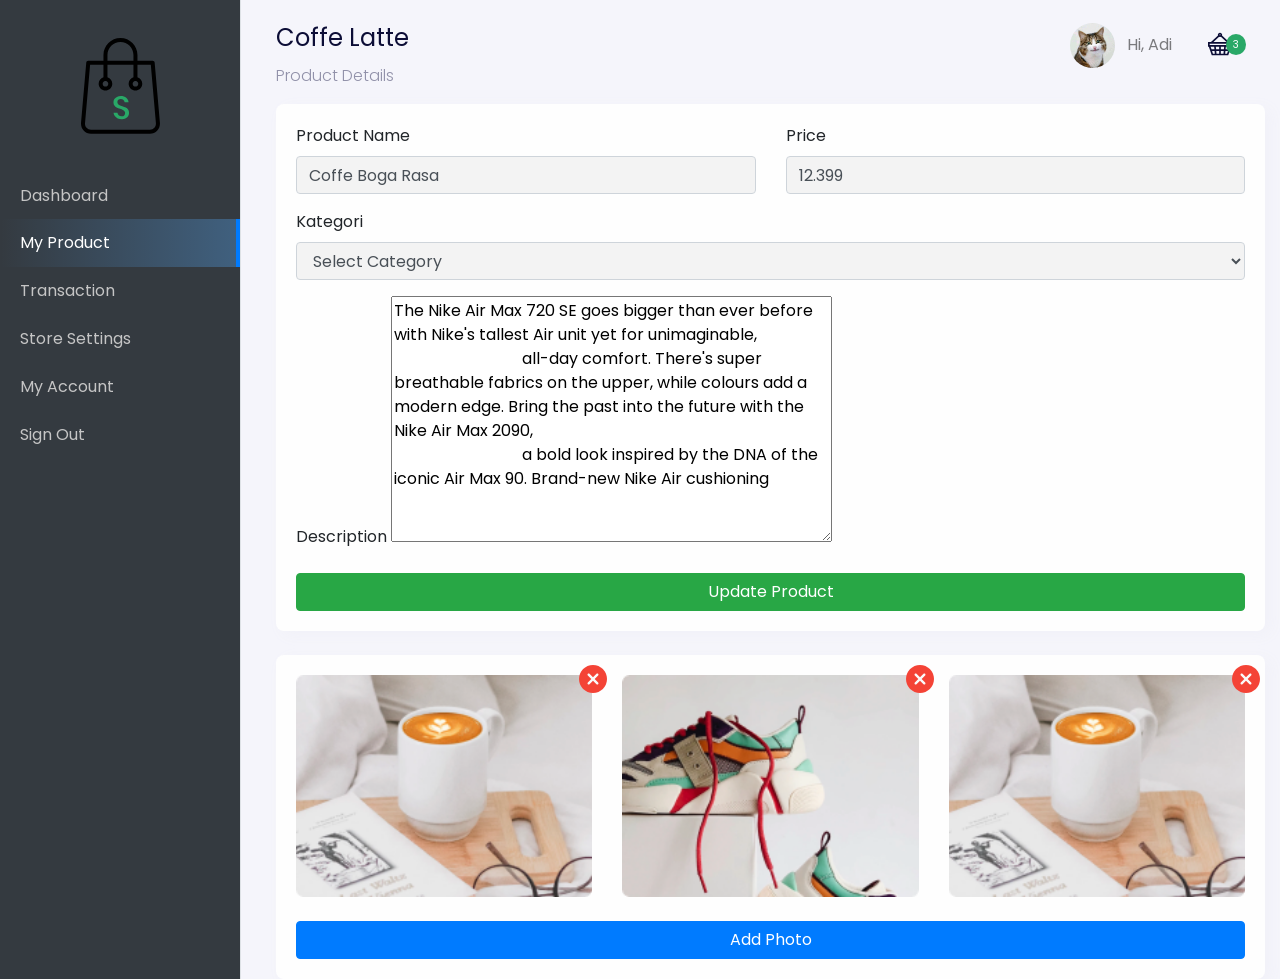
<file: dashboard-products-details.html>
<!DOCTYPE html>
<html lang="en">
  <head>
    <meta charset="utf-8" />
    <meta
      name="viewport"
      content="width=device-width, initial-scale=1, shrink-to-fit=no"
    />
    <meta name="description" content="" />
    <meta name="author" content="" />

    <title>Store Jajan - Tempat Belanja Terbaik </title>

    <link href="https://unpkg.com/aos@2.3.1/dist/aos.css" rel="stylesheet" />
    <link href="style/main.css" rel="stylesheet" />
  </head>

  <body>
    <div class="page-dashboard">
      <div class="d-flex" id="wrapper" data-aos="fade-right">
        <!-- Sidebar -->
        <div class="border-right" id="sidebar-wrapper">
          <div class="sidebar-heading text-center">
            <img src="images/dashboard-store-logo.svg" alt="" class="my-4">
          </div>
          <div class="list-group list-group-flush">
            <a href="dashboard.html" class="list-group-item list-group-item-action">
              Dashboard
            </a>
            <a href="dashboard-product.html" class="list-group-item list-group-item-action active">
              My Product
            </a>
            <a href="dashboard-transaction.html" class="list-group-item list-group-item-action">
              Transaction
            </a>
            <a href="dashboard-settings.html" class="list-group-item list-group-item-action">
              Store Settings
            </a>
            <a href="dashboard-account.html" class="list-group-item list-group-item-action">
              My Account
            </a>
            <a href="index.html" class="list-group-item list-group-item-action">
              Sign Out
            </a>
          </div>
        
      </div>
       <!-- /Sidebar -->
      <!-- Page Content -->
      <div id="page-content-wrapper">
       <nav class="navbar navbar-expand-lg navbar-light navbar-store fixed-top"
          data-aos="fade-down">
            
            <button class="btn btn-secondary d-md-none mr-auto mr-2" id="menu-toggle">&laquo; Menu</button>
            <button class="navbar-toggler" type="button" data-toggle="collapse" data-target="#navbarSupportedContent">
              <span class="navbar-toggler-icon"></span>
            </button>
            <div class="collapse navbar-collapse" id="navbarSupportedContent">
              
              <!-- Dekstop menu -->
              <ul class="navbar-nav d-none d-lg-flex ml-auto">
                <li class="nav-item dropdown">
                
                <a href="#" class="nav-link" id="navbarDropdown" role="button" data-toggle="dropdown">
                  <img src="/images/cat.jpg" alt="" class="rounded-circle mr-2 profile-picture">
                  Hi, Adi
                </a>
                <div class="dropdown-menu">
                  <a href="/index.html" class="dropdown-item">Back to Store</a>
                  <a href="/dashboard-account.html" class="dropdown-item">Settings</a>
                  <div class="dropdown-divider"></div>
                  <a href="/" class="dropdown-item">Logout</a>
                </div>
                  
              </li>
              <li class="nav-item">
                <a href="" class="nav-link d-inline-block mt-2">
                  <img src="/images/icon-cart-filled.svg" alt="" />
                  <div class="card-badge">3</div>
                </a>
              </li>
              </ul>
              <!-- Mobile Menu -->
              <ul class="navbar-nav d-block d-lg-none">
                <li class="nav-item">
                  <a href="#" class="nav-link">
                    Hi, Adi
                  </a>
                </li>
                <li class="nav-item">
                  <a href="#" class="nav-link d-inline-block">
                    Cart
                  </a>
                </li>
              </ul>
            </div>
        </nav>

        <!-- Section Content -->
        <div class="section-content section-dashboard-home" data-aos="fade-up">
          <div class="container-fluid">
            <div class="dashboard-heading">
              <h2 class="dashboard-title">Coffe Latte</h2>
              <p class="dashboard-subtitle">
                Product Details
              </p>
             </div>
            <div class="dashboard-content">
              <div class="row">
                <div class="col-12">
                  <form action="">
                    <div class="card">
                      <div class="card-body">
                        <div class="row">
                          <div class="col-md-6">
                            <div class="form-group">
                              <label>Product Name</label>
                              <input type="text" name="product_name" value="Coffe Boga Rasa" class="form-control">
                            </div>
                          </div>
                          <div class="col-md-6">
                            <div class="form-group">
                              <label>Price</label>
                              <input type="number" name="price" value="12.399" class="form-control">
                            </div>
                          </div>
                          <div class="col-md-12">
                            <div class="form-group">
                              <label>Kategori</label>
                              <select name="kategori" id="" class="form-control">
                                <option value="" disable>Select Category</option>
                              </select>
                            </div>
                          </div>
                          <div class="col-md-12">
                            <div class="form-group">
                              <label>Description</label>
                              <textarea name="editor" id="" cols="30" rows="10">The Nike Air Max 720 SE goes bigger than ever before with Nike's tallest Air unit yet for unimaginable,
                                all-day comfort. There's super breathable fabrics on the upper, while colours add a modern edge. Bring the past into the future with the Nike Air Max 2090, 
                                a bold look inspired by the DNA of the iconic Air Max 90. Brand-new Nike Air cushioning</textarea>
                            </div>
                          </div>
                            <div class="col">
                              <button type="submit" class="btn btn-success btn-block">Update Product</button>
                            </div>
                           </div>
                          </div>
                         </div>
                        </form>
                       </div>
                     </div>
              </div>
                <div class="row mt-4">
                  <div class="col-12">
                    <div class="card">
                      <div class="card-body">
                        <div class="row">
                          <div class="col-md-4">
                            <div class="gallery-container">
                              <img src="images/product-card-1.png" alt="" class="w-100">
                              <a href="" class="delete-gallery">
                                <img src="images/icon-delete.svg" alt="">
                              </a>
                            </div>
                          </div>
                          <div class="col-md-4">
                            <div class="gallery-container">
                              <img src="images/product-card-2.png" alt="" class="w-100">
                              <a href="" class="delete-gallery">
                                <img src="images/icon-delete.svg" alt="">
                              </a>
                            </div>
                          </div>
                          <div class="col-md-4">
                            <div class="gallery-container">
                              <img src="images/product-card-3.png" alt="" class="w-100">
                              <a href="" class="delete-gallery">
                                <img src="images/icon-delete.svg" alt="">
                              </a>
                            </div>
                          </div>
                          <div class="col-12">
                            <input type="file"  id="file" style="display: none;" multiple>
                            <button class="btn btn-primary btn-block mt-4" onclick="thisFileUpload()">Add Photo</button>
                           </div>
                         </div>
                       </div>
                     </div>
                   </div>
                 </div>
               </div>      
             </div> 
            </div>
          </div>
        <!-- </ Page Content Wrapper -->
      </div>
    </div>
    <!-- Bootstrap core JavaScript -->
    <script src="/vendor/jquery/jquery.slim.min.js"></script>
    <script src="/vendor/bootstrap/js/bootstrap.bundle.min.js"></script>
    <script src="https://unpkg.com/aos@2.3.1/dist/aos.js"></script>
    <script src="https://cdn.ckeditor.com/4.15.0/standard/ckeditor.js"></script>
    <script>
      CKEDITOR.replace('editor');
    </script>
    <script>
      AOS.init();
    </script>
    <script>
      function thisFileUpload(){
        document.getElementById('file').click();
      }
    </script>
     <script>
       $('#menu-toggle').click(function (e){
         e.preventDefault();
         $('#wrapper').toggleClass('toggled');
       });
     </script>
  </body>
</html>
</file>
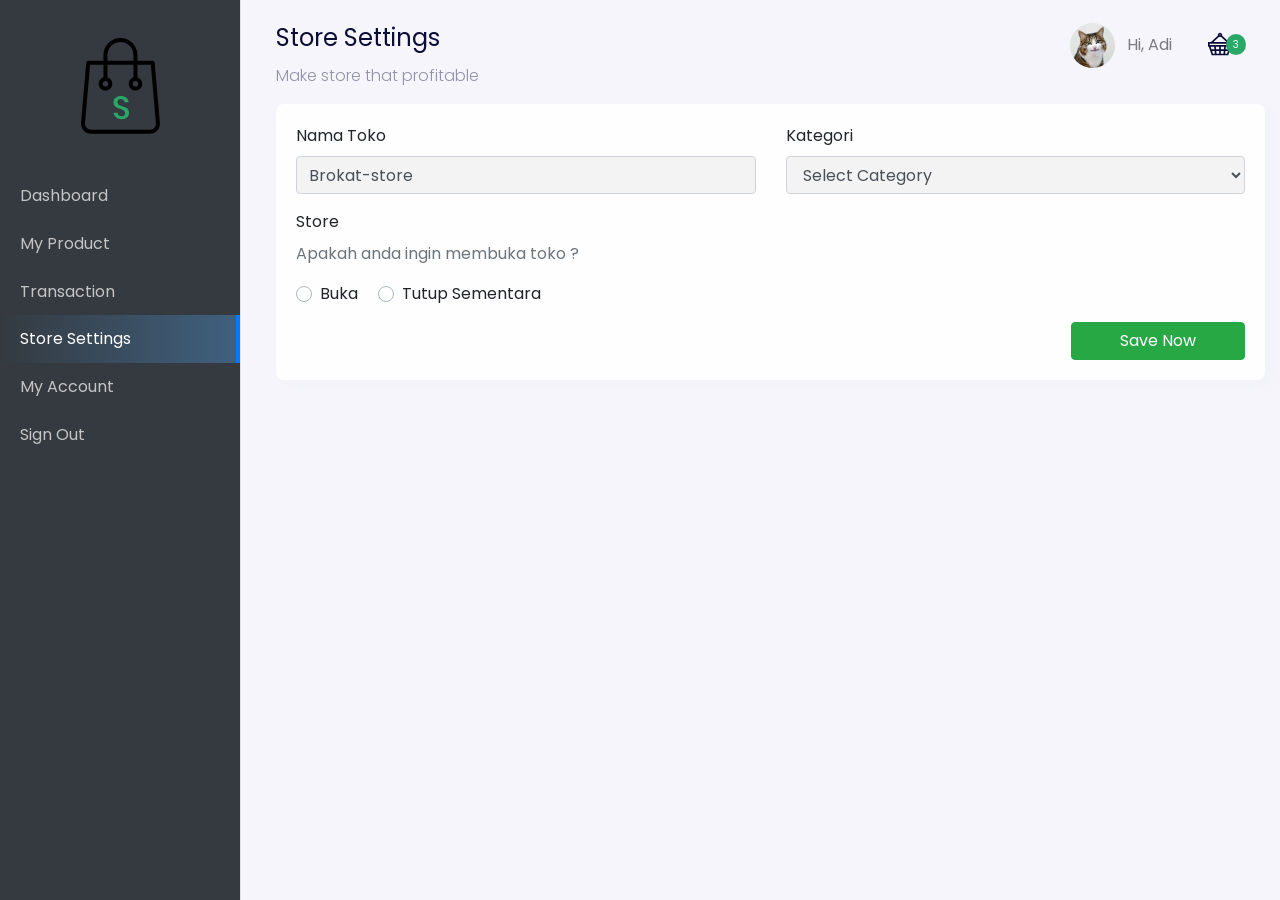
<file: dashboard-settings.html>
<!DOCTYPE html>
<html lang="en">
  <head>
    <meta charset="utf-8" />
    <meta
      name="viewport"
      content="width=device-width, initial-scale=1, shrink-to-fit=no"
    />
    <meta name="description" content="" />
    <meta name="author" content="" />

    <title>Store Jajan - Tempat Belanja Terbaik </title>

    <link href="https://unpkg.com/aos@2.3.1/dist/aos.css" rel="stylesheet" />
    <link href="style/main.css" rel="stylesheet" />
  </head>

  <body>
    <div class="page-dashboard">
      <div class="d-flex" id="wrapper" data-aos="fade-right">
        <!-- Sidebar -->
        <div class="border-right" id="sidebar-wrapper">
          <div class="sidebar-heading text-center">
            <img src="images/dashboard-store-logo.svg" alt="" class="my-4">
          </div>
          <div class="list-group list-group-flush">
            <a href="dashboard.html" class="list-group-item list-group-item-action">
              Dashboard
            </a>
            <a href="dashboard-product.html" class="list-group-item list-group-item-action">
              My Product
            </a>
            <a href="dashboard-transaction.html" class="list-group-item list-group-item-action">
              Transaction
            </a>
            <a href="dashboard-settings.html" class="list-group-item list-group-item-action active">
              Store Settings
            </a>
            <a href="dashboard-account.html" class="list-group-item list-group-item-action">
              My Account
            </a>
            <a href="index.html" class="list-group-item list-group-item-action">
              Sign Out
            </a>
          </div>
        
      </div>
       <!-- /Sidebar -->
      <!-- Page Content -->
      <div id="page-content-wrapper">
       <nav class="navbar navbar-expand-lg navbar-light navbar-store fixed-top"
          data-aos="fade-down">
            
            <button class="btn btn-secondary d-md-none mr-auto mr-2" id="menu-toggle">&laquo; Menu</button>
            <button class="navbar-toggler" type="button" data-toggle="collapse" data-target="#navbarSupportedContent">
              <span class="navbar-toggler-icon"></span>
            </button>
            <div class="collapse navbar-collapse" id="navbarSupportedContent">
              
              <!-- Dekstop menu -->
              <ul class="navbar-nav d-none d-lg-flex ml-auto">
                <li class="nav-item dropdown">
                
                <a href="#" class="nav-link" id="navbarDropdown" role="button" data-toggle="dropdown">
                  <img src="/images/cat.jpg" alt="" class="rounded-circle mr-2 profile-picture">
                  Hi, Adi
                </a>
                <div class="dropdown-menu">
                  <a href="/index.html" class="dropdown-item">Back to Store</a>
                  <a href="/dashboard-account.html" class="dropdown-item">Settings</a>
                  <div class="dropdown-divider"></div>
                  <a href="/" class="dropdown-item">Logout</a>
                </div>
                  
              </li>
              <li class="nav-item">
                <a href="" class="nav-link d-inline-block mt-2">
                  <img src="/images/icon-cart-filled.svg" alt="" />
                  <div class="card-badge">3</div>
                </a>
              </li>
              </ul>
              <!-- Mobile Menu -->
              <ul class="navbar-nav d-block d-lg-none">
                <li class="nav-item">
                  <a href="#" class="nav-link">
                    Hi, Adi
                  </a>
                </li>
                <li class="nav-item">
                  <a href="#" class="nav-link d-inline-block">
                    Cart
                  </a>
                </li>
              </ul>
            </div>
        </nav>

        <!-- Section Content -->
        <div class="section-content section-dashboard-home" data-aos="fade-up">
          <div class="container-fluid">
            <div class="dashboard-heading">
              <h2 class="dashboard-title">Store Settings</h2>
              <p class="dashboard-subtitle">
                Make store that profitable
              </p>
            </div>
            <div class="dashboard-content">
              <div class="row">
                <div class="col-12">
                  <form action="">
                    <div class="card">
                      <div class="card-body">
                        <div class="row">
                          <div class="col-md-6">
                            <div class="form-group">
                              <label>Nama Toko</label>
                              <input type="text" name="nama_toko" value="Brokat-store" class="form-control">
                            </div>
                          </div>
                          <div class="col-md-6">
                            <div class="form-group">
                              <label>Kategori</label>
                              <select name="kategori" id="" class="form-control">
                                <option value="" disable>Select Category</option>
                              </select>
                            </div>
                          </div>
                          <div class="col-md-6">
                            <div class="form-group">
                              <label>Store</label>
                              <p class="text-muted">Apakah anda ingin membuka toko ?</p>
                              <div class="custom-control custom-radio custom-control-inline">
                                <input type="radio" class="custom-control-input" name="is_store_open" id="OpenStoreTrue" value="true">
                                <label for="OpenStoreTrue" class="custom-control-label">Buka</label>
                              </div>
                              <div class="custom-control custom-radio custom-control-inline">
                                <input type="radio" class="custom-control-input" name="is_store_open" id="OpenStoreFalse" value="false">
                                <label for="OpenStoreFalse" class="custom-control-label">Tutup Sementara</label>
                              </div>
                              
                            </div>
                          </div>
                        </div>
                        <div class="row">
                          <div class="col text-right">
                            <button type="submit" class="btn btn-success px-5">Save Now</button>
                          </div>
                        </div>
                      </div>
                    </div>
                  </form>
                </div>
              </div>
            </div>
          </div>
        </div>
      <!-- </ Page Content Wrapper -->
     </div>
    </div>
    <!-- Bootstrap core JavaScript -->
    <script src="/vendor/jquery/jquery.slim.min.js"></script>
    <script src="/vendor/bootstrap/js/bootstrap.bundle.min.js"></script>
    <script src="https://unpkg.com/aos@2.3.1/dist/aos.js"></script>
  
    <script>
      AOS.init();
    </script>
     <script>
       $('#menu-toggle').click(function (e){
         e.preventDefault();
         $('#wrapper').toggleClass('toggled');
       });
     </script>
  </body>
</html>
</file>
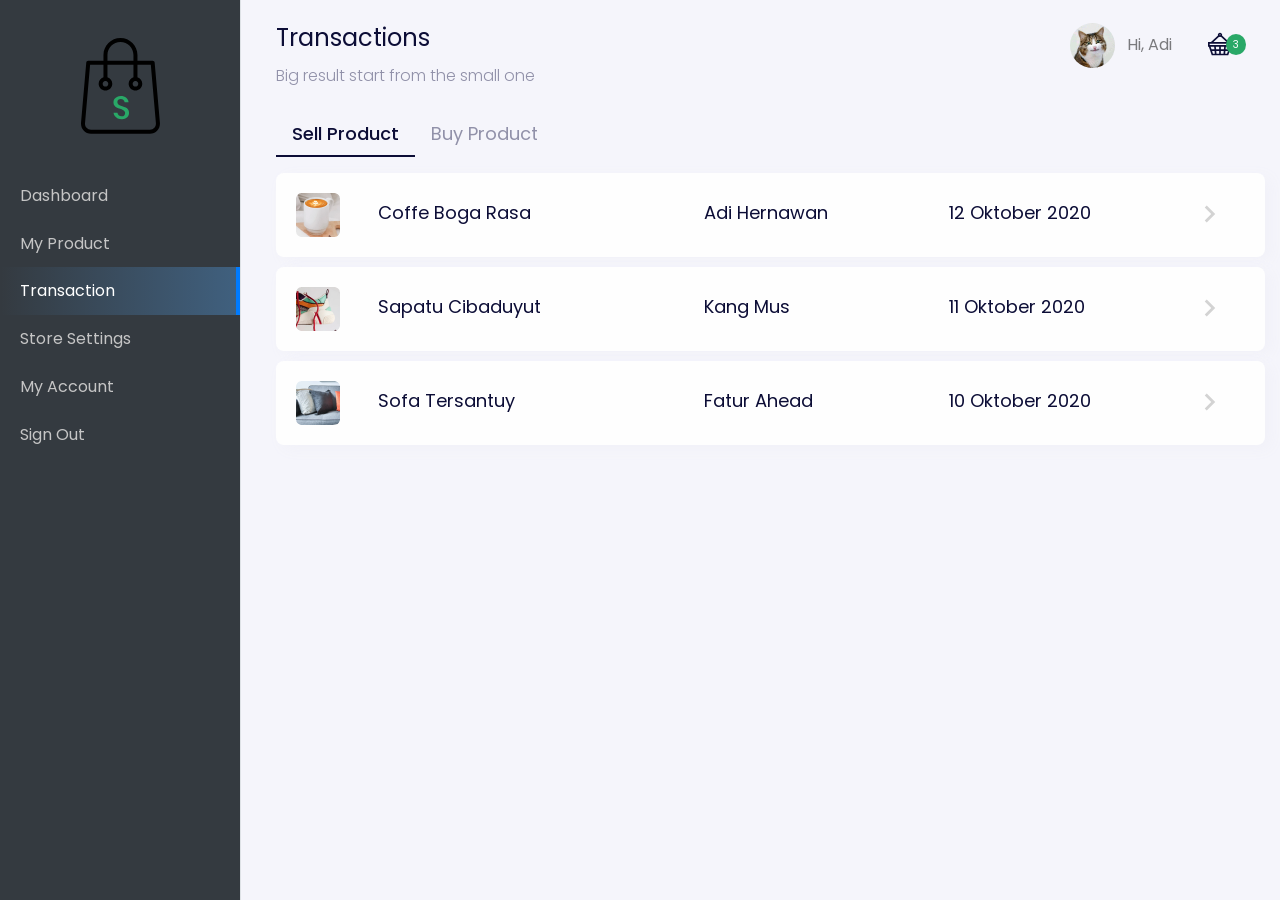
<file: dashboard-transaction.html>
<!DOCTYPE html>
<html lang="en">
  <head>
    <meta charset="utf-8" />
    <meta
      name="viewport"
      content="width=device-width, initial-scale=1, shrink-to-fit=no"
    />
    <meta name="description" content="" />
    <meta name="author" content="" />

    <title>Store Jajan - Tempat Belanja Terbaik </title>

    <link href="https://unpkg.com/aos@2.3.1/dist/aos.css" rel="stylesheet" />
    <link href="style/main.css" rel="stylesheet" />
  </head>

  <body>
    <div class="page-dashboard">
      <div class="d-flex" id="wrapper" data-aos="fade-right">
        <!-- Sidebar -->
        <div class="border-right" id="sidebar-wrapper">
          <div class="sidebar-heading text-center">
            <img src="images/dashboard-store-logo.svg" alt="" class="my-4">
          </div>
          <div class="list-group list-group-flush">
            <a href="dashboard.html" class="list-group-item list-group-item-action">
              Dashboard
            </a>
            <a href="dashboard-product.html" class="list-group-item list-group-item-action">
              My Product
            </a>
            <a href="dashboard-transaction.html" class="list-group-item list-group-item-action active">
              Transaction
            </a>
            <a href="dashboard-settings.html" class="list-group-item list-group-item-action">
              Store Settings
            </a>
            <a href="dashboard-account.html" class="list-group-item list-group-item-action">
              My Account
            </a>
            <a href="index.html" class="list-group-item list-group-item-action">
              Sign Out
            </a>
        </div>
      </div>
       <!-- /Sidebar -->
      <!-- Page Content -->
      <div id="page-content-wrapper">
       <nav class="navbar navbar-expand-lg navbar-light navbar-store fixed-top"
          data-aos="fade-down">
            
            <button class="btn btn-secondary d-md-none mr-auto mr-2" id="menu-toggle">&laquo; Menu</button>
            <button class="navbar-toggler" type="button" data-toggle="collapse" data-target="#navbarSupportedContent">
              <span class="navbar-toggler-icon"></span>
            </button>
            <div class="collapse navbar-collapse" id="navbarSupportedContent">
              
              <!-- Dekstop menu -->
              <ul class="navbar-nav d-none d-lg-flex ml-auto">
                <li class="nav-item dropdown">
                
                <a href="#" class="nav-link" id="navbarDropdown" role="button" data-toggle="dropdown">
                  <img src="/images/cat.jpg" alt="" class="rounded-circle mr-2 profile-picture">
                  Hi, Adi
                </a>
                <div class="dropdown-menu">
                  <a href="/index.html" class="dropdown-item">Back to Store</a>
                  <a href="/dashboard-account.html" class="dropdown-item">Settings</a>
                  <div class="dropdown-divider"></div>
                  <a href="/" class="dropdown-item">Logout</a>
                </div>
                  
              </li>
              <li class="nav-item">
                <a href="" class="nav-link d-inline-block mt-2">
                  <img src="/images/icon-cart-filled.svg" alt="" />
                  <div class="card-badge">3</div>
                </a>
              </li>
              </ul>
              <!-- Mobile Menu -->
              <ul class="navbar-nav d-block d-lg-none">
                <li class="nav-item">
                  <a href="#" class="nav-link">
                    Hi, Adi
                  </a>
                </li>
                <li class="nav-item">
                  <a href="#" class="nav-link d-inline-block">
                    Cart
                  </a>
                </li>
              </ul>
            </div>
        </nav>

        <!-- Section Content -->
        <div class="section-content section-dashboard-home" data-aos="fade-up">
          <div class="container-fluid">
            <div class="dashboard-heading">
              <h2 class="dashboard-title">Transactions</h2>
              <p class="dashboard-subtitle">
                Big result start from the small one
              </p>
            </div>
            <div class="dashboard-content">

              <div class="row">
                <div class="col-12 mt-2">
                  <ul class="nav nav-pills mb-3" id="pills-tab" role="tablist">
                    <li class="nav-item" role="presentation">
                      <a class="nav-link active" id="sell-tab" data-toggle="tab" href="#sell-product" role="tab" aria-controls="sell" aria-selected="true">Sell Product</a>
                    </li>
                    <li class="nav-item" role="presentation">
                      <a class="nav-link" id="buy-tab" data-toggle="tab" href="#buy-product" role="tab" aria-controls="buy" aria-selected="false">Buy Product</a>
                    </li>
                    
                  </ul>
                  <div class="tab-content" id="myTabContent">
                    <div class="tab-pane fade show active" id="sell-product" role="tabpanel" aria-labelledby="sell-tab">
                      <a href="dashboard-transactions-details.html" class="card card-list d-block">
                        <div class="card-body">
                          <div class="row">
                            <div class="col-md-1">
                              <img src="images/dashboard-icon-product-1.png" alt="">
                            </div>
                            <div class="col-md-4">
                              Coffe Boga Rasa
                            </div>
                            <div class="col-md-3">
                              Adi Hernawan
                            </div>
                            <div class="col-md-3">
                              12 Oktober 2020
                            </div>
                            <div class="col-md-1 d-none d-md-block">
                              <img src="images/dashboard-arrow-right.svg" alt="">
                            </div>
                          </div>
                        </div>
                      </a>
                      <a href="dashboard-transactions-details.html" class="card card-list d-block">
                        <div class="card-body">
                          <div class="row">
                            <div class="col-md-1">
                              <img src="images/dashboard-icon-product-2.png" alt="">
                            </div>
                            <div class="col-md-4">
                              Sapatu Cibaduyut
                            </div>
                            <div class="col-md-3">
                              Kang Mus
                            </div>
                            <div class="col-md-3">
                              11 Oktober 2020
                            </div>
                            <div class="col-md-1 d-none d-md-block">
                              <img src="images/dashboard-arrow-right.svg" alt="">
                            </div>
                          </div>
                        </div>
                      </a>
                      <a href="dashboard-transactions-details.html" class="card card-list d-block">
                        <div class="card-body">
                          <div class="row">
                            <div class="col-md-1">
                              <img src="images/dashboard-icon-product-3.png" alt="">
                            </div>
                            <div class="col-md-4">
                              Sofa Tersantuy
                            </div>
                            <div class="col-md-3">
                              Fatur Ahead
                            </div>
                            <div class="col-md-3">
                              10 Oktober 2020
                            </div>
                            <div class="col-md-1 d-none d-md-block">
                              <img src="images/dashboard-arrow-right.svg" alt="">
                            </div>
                          </div>
                        </div>
                      </a>
                    </div>
                    <div class="tab-pane fade" id="buy-product" role="tabpanel" aria-labelledby="buy-tab">
                      <a href="dashboard-transactions-details.html" class="card card-list d-block">
                        <div class="card-body">
                          <div class="row">
                            <div class="col-md-1">
                              <img src="images/dashboard-icon-product-2.png" alt="">
                            </div>
                            <div class="col-md-4">
                              Sapatu Cibaduyut
                            </div>
                            <div class="col-md-3">
                              Kang Mus
                            </div>
                            <div class="col-md-3">
                              11 Oktober 2020
                            </div>
                            <div class="col-md-1 d-none d-md-block">
                              <img src="images/dashboard-arrow-right.svg" alt="">
                            </div>
                          </div>
                        </div>
                      </a>
                      <a href="dashboard-transactions-details.html" class="card card-list d-block">
                        <div class="card-body">
                          <div class="row">
                            <div class="col-md-1">
                              <img src="images/dashboard-icon-product-3.png" alt="">
                            </div>
                            <div class="col-md-4">
                              Sofa Tersantuy
                            </div>
                            <div class="col-md-3">
                              Fatur Ahead
                            </div>
                            <div class="col-md-3">
                              10 Oktober 2020
                            </div>
                            <div class="col-md-1 d-none d-md-block">
                              <img src="images/dashboard-arrow-right.svg" alt="">
                            </div>
                          </div>
                        </div>
                      </a>
                    </div>            
                  </div>
                </div>
              </div>
            </div>
          </div>
          <!-- /Section content -->
        </div>
      <!-- </ Page Content Wrapper -->
     </div>
    </div>
    <!-- Bootstrap core JavaScript -->
    <script src="/vendor/jquery/jquery.slim.min.js"></script>
    <script src="/vendor/bootstrap/js/bootstrap.bundle.min.js"></script>
    <script src="https://unpkg.com/aos@2.3.1/dist/aos.js"></script>
  
    <script>
      AOS.init();
    </script>
     <script>
       $('#menu-toggle').click(function (e){
         e.preventDefault();
         $('#wrapper').toggleClass('toggled');
       });
     </script>
  </body>
</html>
</file>
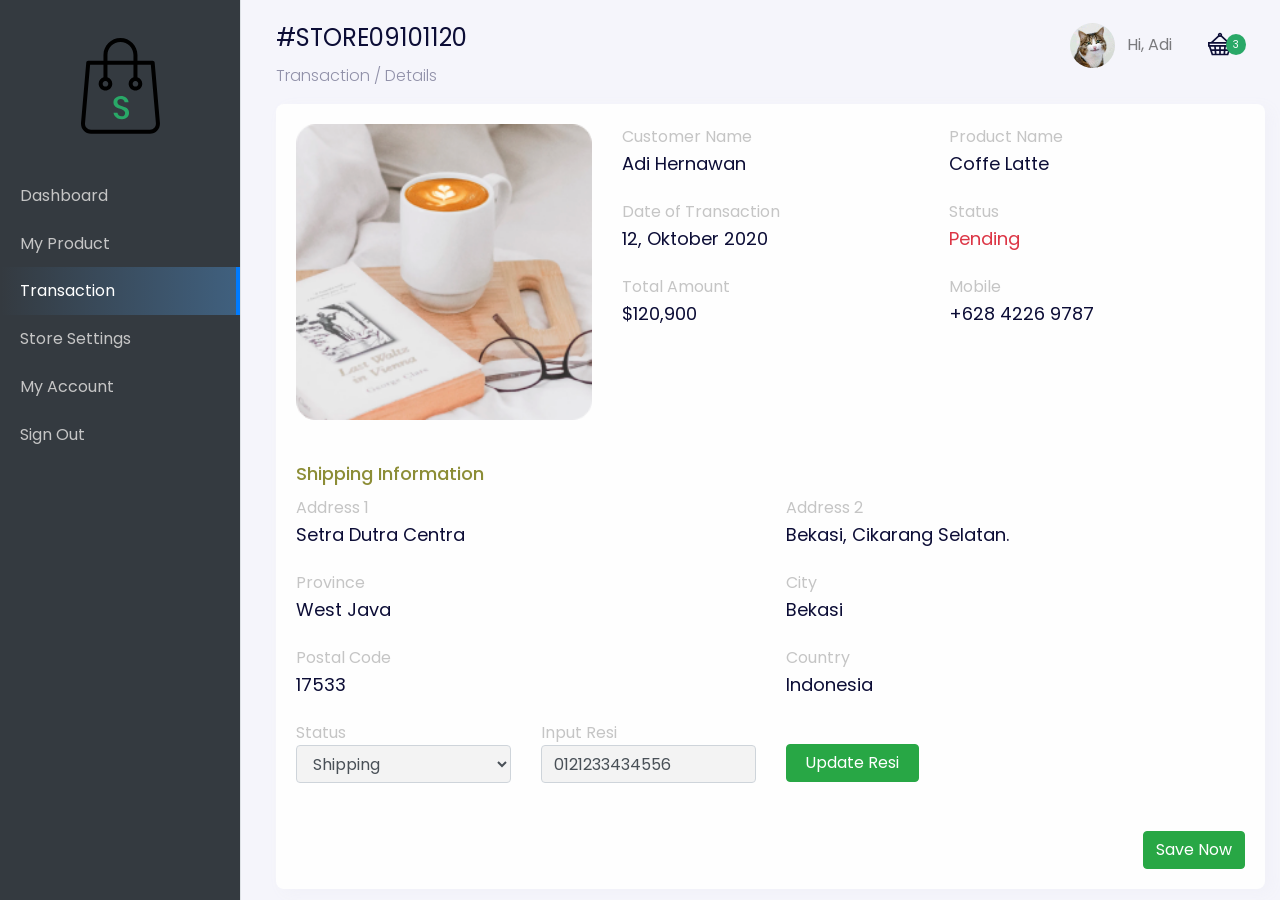
<file: dashboard-transactions-details.html>
<!DOCTYPE html>
<html lang="en">
  <head>
    <meta charset="utf-8" />
    <meta
      name="viewport"
      content="width=device-width, initial-scale=1, shrink-to-fit=no"
    />
    <meta name="description" content="" />
    <meta name="author" content="" />

    <title>Store Jajan - Tempat Belanja Terbaik </title>

    <link href="https://unpkg.com/aos@2.3.1/dist/aos.css" rel="stylesheet" />
    <link href="style/main.css" rel="stylesheet" />
  </head>

  <body>
    <div class="page-dashboard">
      <div class="d-flex" id="wrapper" data-aos="fade-right">
        <!-- Sidebar -->
        <div class="border-right" id="sidebar-wrapper">
          <div class="sidebar-heading text-center">
            <img src="images/dashboard-store-logo.svg" alt="" class="my-4">
          </div>
          <div class="list-group list-group-flush">
            <a href="dashboard.html" class="list-group-item list-group-item-action">
              Dashboard
            </a>
            <a href="dashboard-product.html" class="list-group-item list-group-item-action">
              My Product
            </a>
            <a href="dashboard-transaction.html" class="list-group-item list-group-item-action active">
              Transaction
            </a>
            <a href="dashboard-settings.html" class="list-group-item list-group-item-action">
              Store Settings
            </a>
            <a href="dashboard-account.html" class="list-group-item list-group-item-action">
              My Account
            </a>
            <a href="index.html" class="list-group-item list-group-item-action">
              Sign Out
            </a>
          </div>
        
      </div>
       <!-- /Sidebar -->
      <!-- Page Content -->
      <div id="page-content-wrapper">
       <nav class="navbar navbar-expand-lg navbar-light navbar-store fixed-top"
          data-aos="fade-down">
            
            <button class="btn btn-secondary d-md-none mr-auto mr-2" id="menu-toggle">&laquo; Menu</button>
            <button class="navbar-toggler" type="button" data-toggle="collapse" data-target="#navbarSupportedContent">
              <span class="navbar-toggler-icon"></span>
            </button>
            <div class="collapse navbar-collapse" id="navbarSupportedContent">
              
              <!-- Dekstop menu -->
              <ul class="navbar-nav d-none d-lg-flex ml-auto">
                <li class="nav-item dropdown">
                
                <a href="#" class="nav-link" id="navbarDropdown" role="button" data-toggle="dropdown">
                  <img src="/images/cat.jpg" alt="" class="rounded-circle mr-2 profile-picture">
                  Hi, Adi
                </a>
                <div class="dropdown-menu">
                  <a href="/index.html" class="dropdown-item">Back to Store</a>
                  <a href="/dashboard-account.html" class="dropdown-item">Settings</a>
                  <div class="dropdown-divider"></div>
                  <a href="/" class="dropdown-item">Logout</a>
                </div>
                  
              </li>
              <li class="nav-item">
                <a href="" class="nav-link d-inline-block mt-2">
                  <img src="/images/icon-cart-filled.svg" alt="" />
                  <div class="card-badge">3</div>
                </a>
              </li>
              </ul>
              <!-- Mobile Menu -->
              <ul class="navbar-nav d-block d-lg-none">
                <li class="nav-item">
                  <a href="#" class="nav-link">
                    Hi, Adi
                  </a>
                </li>
                <li class="nav-item">
                  <a href="#" class="nav-link d-inline-block">
                    Cart
                  </a>
                </li>
              </ul>
            </div>
        </nav>

        <!-- Section Content -->
        <div class="section-content section-dashboard-home" data-aos="fade-up">
          <div class="container-fluid">
            <div class="dashboard-heading">
              <h2 class="dashboard-title">#STORE09101120</h2>
              <p class="dashboard-subtitle">
                Transaction / Details
              </p>
            </div>
            <div class="dashboard-content" id="transactionDetails">
              <div class="row">
                <div class="col-12">
                  <div class="card">
                    <div class="card-body">
                      <div class="row">
                        <div class="col-12 col-md-4">
                          <img src="/images/product-details-dashboard.png" class="w-100 mb-3" alt="">
                        </div>
                        <div class="col-12 col-md-8">
                          <div class="row">
                            <div class="col-12 col-md-6">
                              <div class="product-title">Customer Name</div>
                              <div class="product-subtitle">Adi Hernawan</div>
                            </div>
                            <div class="col-12 col-md-6">
                              <div class="product-title">Product Name</div>
                              <div class="product-subtitle">Coffe Latte</div>
                            </div>
                            <div class="col-12 col-md-6">
                              <div class="product-title">Date of Transaction</div>
                              <div class="product-subtitle">12, Oktober 2020</div>
                            </div>
                            <div class="col-12 col-md-6">
                              <div class="product-title">Status</div>
                              <div class="product-subtitle text-danger" v-model="status">
                                Pending
                              </div>
                            </div>
                            <div class="col-12 col-md-6">
                              <div class="product-title">Total Amount</div>
                              <div class="product-subtitle">$120,900</div>
                            </div>
                            <div class="col-12 col-md-6">
                              <div class="product-title">Mobile</div>
                              <div class="product-subtitle">+628 4226 9787</div>
                            </div>
                          </div>
                          
                        </div>
                      </div>
                      <div class="row">
                        <div class="col-12 mt-4">
                          <h5>Shipping Information</h5>
                        </div>
                        <div class="col-12">
                          <div class="row">
                            <div class="col-12 col-md-6">
                              <div class="product-title">Address 1</div>
                              <div class="product-subtitle">Setra Dutra Centra</div>
                            </div>
                            <div class="col-12 col-md-6">
                              <div class="product-title">Address 2</div>
                              <div class="product-subtitle">Bekasi, Cikarang Selatan.</div>
                            </div>
                            <div class="col-12 col-md-6">
                              <div class="product-title">Province</div>
                              <div class="product-subtitle">West Java</div>
                            </div>
                            <div class="col-12 col-md-6">
                              <div class="product-title">City</div>
                              <div class="product-subtitle">Bekasi</div>
                            </div>
                            <div class="col-12 col-md-6">
                              <div class="product-title">Postal Code</div>
                              <div class="product-subtitle">17533</div>
                            </div>
                            <div class="col-12 col-md-6">
                              <div class="product-title">Country</div>
                              <div class="product-subtitle">Indonesia</div>
                            </div>
                            <div class="col-12 col-md-3">
                              <div class="product-title">Status</div>
                              <select name="status" id="status" class="form-control" v-model="status">
                              <option value="UNPAID">Unpaid</option>
                              <option value="PENDING">Pending</option>
                              <option value="SHIPPING">Shipping</option>
                              <option value="SUCCESS">Success</option>
                              </select>
                            </div>
                            <template v-if="status == 'SHIPPING'">
                              <div class="col-md-3">
                                <div class="product-title">Input Resi</div>
                                <input type="text" class="form-control" name="resi" v-model="resi">
                              </div>
                              <div class="col-md-2">
                                <button type="submit" class="btn btn-success btn-block mt-4">Update Resi</button>
                              </div>
                            </template>
                          </div>

                        </div>
                      </div>
                      <div class="row mt-4">
                        <div class="col-12 text-right">
                            <button type="submit" class="btn btn-success mt-4">Save Now</button>
                          </div>
                        </div>
                      </div>
                    </div>
                  </div>
                </div>
              </div>
            </div>
          </div>
        </div>
      <!-- </ Page Content Wrapper -->
     </div>
    </div>
    <!-- Bootstrap core JavaScript -->
    <script src="/vendor/jquery/jquery.slim.min.js"></script>
    <script src="/vendor/bootstrap/js/bootstrap.bundle.min.js"></script>
    <script src="https://unpkg.com/aos@2.3.1/dist/aos.js"></script>
  
    <script>
      AOS.init();
    </script>
     <script>
       $('#menu-toggle').click(function (e){
         e.preventDefault();
         $('#wrapper').toggleClass('toggled');
       });
     </script>
     <script src="/vendor/vue/vue.js"></script>
     <script>
       var transactionDetails = new Vue({
          el: '#transactionDetails',
          data: {
            status: "SHIPPING",
            resi: "0121233434556",
          },
       });
     </script>
  </body>
</html>
</file>
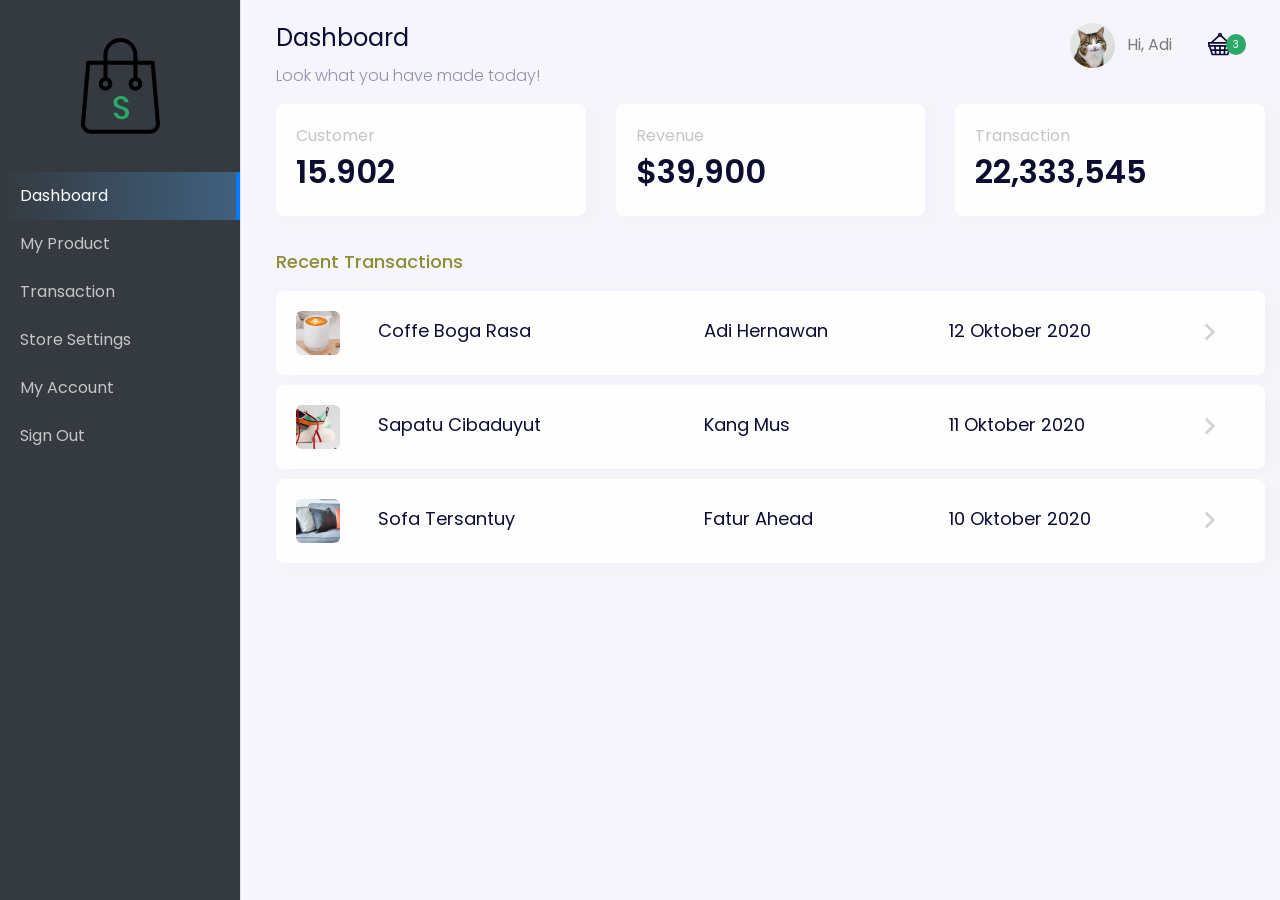
<file: dashboard.html>
<!DOCTYPE html>
<html lang="en">
  <head>
    <meta charset="utf-8" />
    <meta
      name="viewport"
      content="width=device-width, initial-scale=1, shrink-to-fit=no"
    />
    <meta name="description" content="" />
    <meta name="author" content="" />

    <title>Store Jajan - Tempat Belanja Terbaik </title>

    <link href="https://unpkg.com/aos@2.3.1/dist/aos.css" rel="stylesheet" />
    <link href="style/main.css" rel="stylesheet" />
  </head>

  <body>
    <div class="page-dashboard">
      <div class="d-flex" id="wrapper" data-aos="fade-right">
        <!-- Sidebar -->
        <div class="border-right" id="sidebar-wrapper">
          <div class="sidebar-heading text-center">
            <img src="images/dashboard-store-logo.svg" alt="" class="my-4">
          </div>
          <div class="list-group list-group-flush">
            <a href="dashboard.html" class="list-group-item list-group-item-action active">
              Dashboard
            </a>
            <a href="dashboard-product.html" class="list-group-item list-group-item-action">
              My Product
            </a>
            <a href="dashboard-transaction.html" class="list-group-item list-group-item-action">
              Transaction
            </a>
            <a href="dashboard-settings.html" class="list-group-item list-group-item-action">
              Store Settings
            </a>
            <a href="dashboard-account.html" class="list-group-item list-group-item-action">
              My Account
            </a>
            <a href="index.html" class="list-group-item list-group-item-action">
              Sign Out
            </a>
          </div>
        
      </div>
       <!-- /Sidebar -->
      <!-- Page Content -->
      <div id="page-content-wrapper">
       <nav class="navbar navbar-expand-lg navbar-light navbar-store fixed-top"
          data-aos="fade-down">
            
            <button class="btn btn-secondary d-md-none mr-auto mr-2" id="menu-toggle">&laquo; Menu</button>
            <button class="navbar-toggler" type="button" data-toggle="collapse" data-target="#navbarSupportedContent">
              <span class="navbar-toggler-icon"></span>
            </button>
            <div class="collapse navbar-collapse" id="navbarSupportedContent">
              
              <!-- Dekstop menu -->
              <ul class="navbar-nav d-none d-lg-flex ml-auto">
                <li class="nav-item dropdown">
                
                <a href="#" class="nav-link" id="navbarDropdown" role="button" data-toggle="dropdown">
                  <img src="/images/cat.jpg" alt="" class="rounded-circle mr-2 profile-picture">
                  Hi, Adi
                </a>
                <div class="dropdown-menu">
                  <a href="/index.html" class="dropdown-item">Back to Store</a>
                  <a href="/dashboard-account.html" class="dropdown-item">Settings</a>
                  <div class="dropdown-divider"></div>
                  <a href="/" class="dropdown-item">Logout</a>
                </div>
                  
              </li>
              <li class="nav-item">
                <a href="" class="nav-link d-inline-block mt-2">
                  <img src="/images/icon-cart-filled.svg" alt="" />
                  <div class="card-badge">3</div>
                </a>
              </li>
              </ul>
              <!-- Mobile Menu -->
              <ul class="navbar-nav d-block d-lg-none">
                <li class="nav-item">
                  <a href="#" class="nav-link">
                    Hi, Adi
                  </a>
                </li>
                <li class="nav-item">
                  <a href="#" class="nav-link d-inline-block">
                    Cart
                  </a>
                </li>
              </ul>
            </div>
        </nav>

        <!-- Section Content -->
        <div class="section-content section-dashboard-home" data-aos="fade-up">
          <div class="container-fluid">
            <div class="dashboard-heading">
              <h2 class="dashboard-title">Dashboard</h2>
              <p class="dashboard-subtitle">
                Look what you have made today!
              </p>
            </div>
            <div class="dashboard-content">
              <div class="row">
                <div class="col-md-4">
                  <div class="card mb-2">
                    <div class="card-body">
                      <div class="dashboard-card-title">
                        Customer
                      </div>
                      <div class="dashboard-card-subtitle">
                        15.902
                      </div>
                    </div>
                  </div>
                </div>
                <div class="col-md-4">
                  <div class="card mb-2">
                    <div class="card-body">
                      <div class="dashboard-card-title">
                        Revenue
                      </div>
                      <div class="dashboard-card-subtitle">
                        $39,900
                      </div>
                    </div>
                  </div>
                </div>
                <div class="col-md-4">
                  <div class="card mb-2">
                    <div class="card-body">
                      <div class="dashboard-card-title">
                        Transaction
                      </div>
                      <div class="dashboard-card-subtitle">
                        22,333,545
                      </div>
                    </div>
                  </div>
                </div>
              </div>
              <div class="row mt-3">
                <div class="col-12 mt-2">
                  <h5 class="mb-3">Recent Transactions</h5>
                  <a href="dashboard-transactions-details.html" class="card card-list d-block">
                    <div class="card-body">
                      <div class="row">
                        <div class="col-md-1">
                          <img src="images/dashboard-icon-product-1.png" alt="">
                        </div>
                        <div class="col-md-4">
                          Coffe Boga Rasa
                        </div>
                        <div class="col-md-3">
                          Adi Hernawan
                        </div>
                        <div class="col-md-3">
                          12 Oktober 2020
                        </div>
                        <div class="col-md-1 d-none d-md-block">
                          <img src="images/dashboard-arrow-right.svg" alt="">
                        </div>
                      </div>
                    </div>
                  </a>
                  <a href="dashboard-transactions-details.html" class="card card-list d-block">
                    <div class="card-body">
                      <div class="row">
                        <div class="col-md-1">
                          <img src="images/dashboard-icon-product-2.png" alt="">
                        </div>
                        <div class="col-md-4">
                          Sapatu Cibaduyut
                        </div>
                        <div class="col-md-3">
                          Kang Mus
                        </div>
                        <div class="col-md-3">
                          11 Oktober 2020
                        </div>
                        <div class="col-md-1 d-none d-md-block">
                          <img src="images/dashboard-arrow-right.svg" alt="">
                        </div>
                      </div>
                    </div>
                  </a>
                  <a href="dashboard-transactions-details.html" class="card card-list d-block">
                    <div class="card-body">
                      <div class="row">
                        <div class="col-md-1">
                          <img src="images/dashboard-icon-product-3.png" alt="">
                        </div>
                        <div class="col-md-4">
                          Sofa Tersantuy
                        </div>
                        <div class="col-md-3">
                          Fatur Ahead
                        </div>
                        <div class="col-md-3">
                          10 Oktober 2020
                        </div>
                        <div class="col-md-1 d-none d-md-block">
                          <img src="images/dashboard-arrow-right.svg" alt="">
                        </div>
                      </div>
                    </div>
                  </a>
                </div>
              </div>
            </div>
          </div>
        </div>
      <!-- </ Page Content Wrapper -->
     </div>
    </div>
    <!-- Bootstrap core JavaScript -->
    <script src="/vendor/jquery/jquery.slim.min.js"></script>
    <script src="/vendor/bootstrap/js/bootstrap.bundle.min.js"></script>
    <script src="https://unpkg.com/aos@2.3.1/dist/aos.js"></script>
  
    <script>
      AOS.init();
    </script>
     <script>
       $('#menu-toggle').click(function (e){
         e.preventDefault();
         $('#wrapper').toggleClass('toggled');
       });
     </script>
  </body>
</html>
</file>
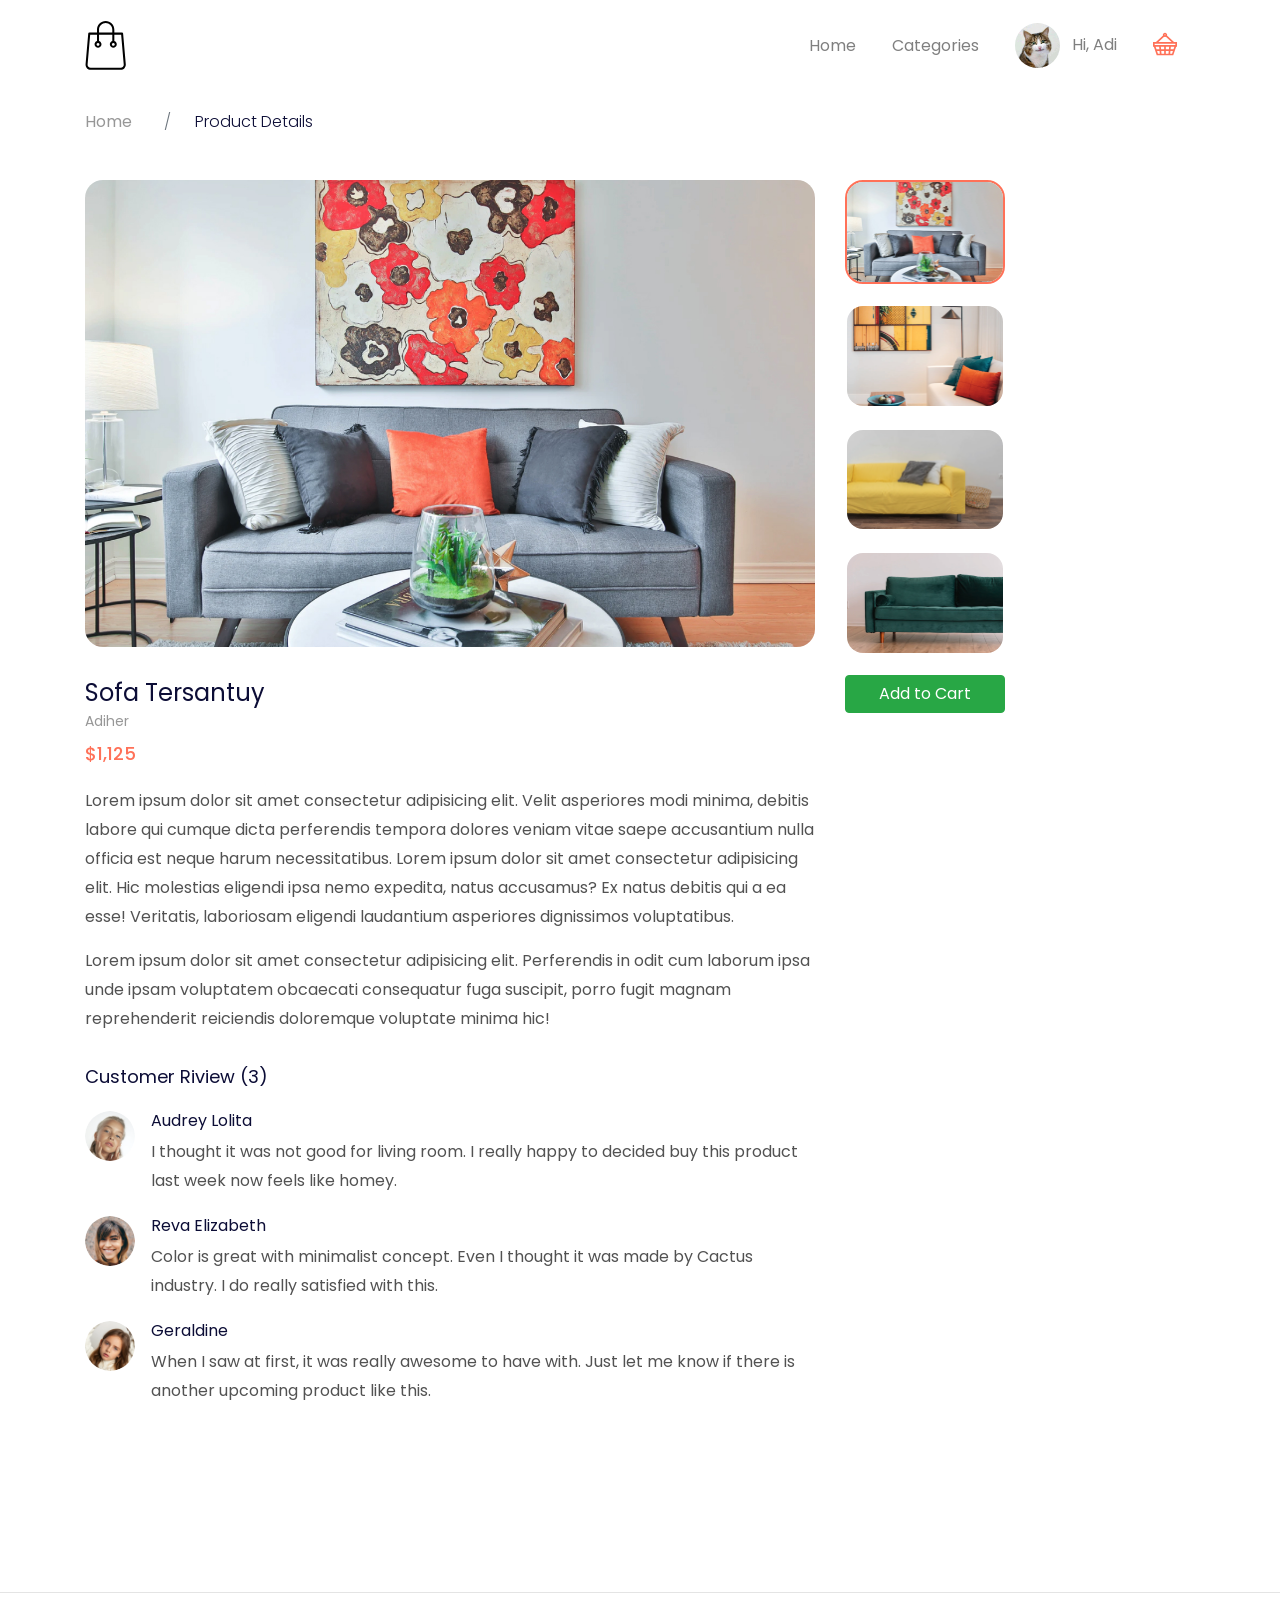
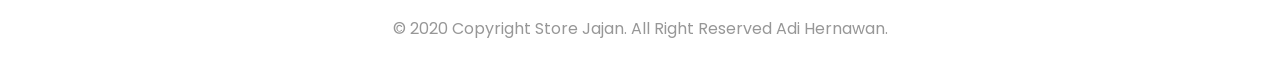
<file: details.html>
<!DOCTYPE html>
<html lang="en">
  <head>
    <meta charset="utf-8" />
    <meta
      name="viewport"
      content="width=device-width, initial-scale=1, shrink-to-fit=no"
    />
    <meta name="description" content="" />
    <meta name="author" content="" />

    <title>Store Jajan - Tempat Belanja Terbaik </title>

    <link href="https://unpkg.com/aos@2.3.1/dist/aos.css" rel="stylesheet" />
    <link href="style/main.css" rel="stylesheet" />
  </head>

  <body>
  <nav class="navbar navbar-expand-lg navbar-light navbar-store fixed-top navbar-fixed-top"
    data-aos="fade-down">
      <div class="container">
        <a href="/index.html" class="navbar-brand">
          <img src="/images/logo.svg" alt="Logo" />
        </a>
     
      <button class="navbar-toggler" type="button" data-toggle="collapse" data-target="#navbarResponsive">
        <span class="navbar-toggler-icon"></span>
      </button>
      <div class="collapse navbar-collapse" id="navbarResponsive">
        <ul class="navbar-nav ml-auto">
          <li class="nav-item ">
            <a href="/index.html" class="nav-link">Home</a>
          </li>
          <li class="nav-item">
            <a href="/categories.html" class="nav-link">Categories</a> 
          </li>
         
         
        </ul>
         <!-- Dekstop menu -->
         <ul class="navbar-nav d-none d-lg-flex">
          <li class="nav-item dropdown">
          
          <a href="#" class="nav-link" id="navbarDropdown" role="button" data-toggle="dropdown">
            <img src="/images/cat.jpg" alt="" class="rounded-circle mr-2 profile-picture">
            Hi, Adi
          </a>
          <div class="dropdown-menu">
            <a href="/dashboard.html" class="dropdown-item">Dashboard</a>
            <a href="/dashboard-account.html" class="dropdown-item">Settings</a>
            <div class="dropdown-divider"></div>
            <a href="/" class="dropdown-item">Logout</a>
          </div>
            
        </li>
        <li class="nav-item">
          <a href="" class="nav-link d-inline-block mt-2">
            <img src="/images/icon-cart-empty.svg" alt="" />
          </a>
        </li>
        </ul>
        <!-- Mobile Menu -->
        <ul class="navbar-nav d-block d-lg-none">
          <li class="nav-item">
            <a href="#" class="nav-link">
              Hi, Adi
            </a>
          </li>
          <li class="nav-item">
            <a href="#" class="nav-link d-inline-block">
              Cart
            </a>
          </li>
        </ul>
      </div>
     </div>
  </nav>
 
  <!-- Page Content -->
  <div class="page-content page-details">
    <section class="store-breadcrumbs" data-aos="fade-down" data-aos-delay="100">
      <div class="container">
        <div class="row">
          <div class="col-12">
            <nav>
              <ol class="breadcrumb">
                <li class="breadcrumb-item">
                  <a href="/index.html">Home</a>
                </li>
                <li class="breadcrumb-item active">
                 Product Details
                </li>
              </ol>
            </nav>
          </div>
        </div>
      </div>
    </section>
    <section class="store-gallery" id="gallery">
      <div class="container">
        <div class="row">
          <div class="col-lg-8" data-aos="zoom-in">
            <transition name="slide-fade" mode="out-in">
              <img :src="photos[activePhoto].url" :key="photos[activePhoto].id" class="w-100 min-image" alt="">
            </transition>
          </div>
          <div class="col-lg-2">
            <div class="row">
              <div class="col-3 col-lg-12 mt-2 mt-lg-0" v-for="(photo, index) in photos" :key="photo.id" data-aos="zoom-in" data-aos-delay="100">
                <a href="#" @click="changeActive(index)">
                  <img :src="photo.url" class="w-100 thumbnail-image" :class="{ active: index == activePhoto }" alt="">
                </a>

              </div>
            </div>
          </div>
        </div>
      </div>
    </section>

    <div class="store-details-container" data-aos="fade-up">
      <section class="store-heading">
        <div class="container">
          <div class="row">
            <div class="col-lg-8">
              <h1>Sofa Tersantuy</h1>
              <div class="owner">Adiher</div>
              <div class="price">$1,125</div>
            </div>
            <div class="col-lg-2" data-aos="zoom-in">
              <a href="/cart.html" class="btn btn-success px-4 text-white btn-block mb-3">Add to Cart</a>
            </div>
          </div>
        </div>
      </section>
      <section class="store-description">
        <div class="container">
          <div class="row">
            <div class="col-12 col-lg-8">
              <p>
                Lorem ipsum dolor sit amet consectetur adipisicing elit.
                Velit asperiores modi minima, debitis labore qui cumque dicta perferendis tempora dolores veniam vitae saepe accusantium nulla officia est neque harum necessitatibus.
                Lorem ipsum dolor sit amet consectetur adipisicing elit. Hic molestias eligendi ipsa nemo expedita, natus accusamus? Ex natus debitis qui a ea esse! Veritatis, laboriosam eligendi laudantium asperiores dignissimos voluptatibus.
                

              </p>
              <p>
                Lorem ipsum dolor sit amet consectetur adipisicing elit. 
                Perferendis in odit cum laborum ipsa unde ipsam voluptatem obcaecati consequatur fuga suscipit, porro fugit magnam reprehenderit reiciendis doloremque voluptate minima hic!
              </p>
            </div>
            
          </div>
        </div>
      </section>

      <section class="store-riview">
        <div class="container">
          <div class="row">
            <div class="col-12 col-lg-8 mt-3 mb-3">
              <h5>Customer Riview (3)</h5>
            </div>
          </div>
          <div class="row">
            <div class="col-12 col-lg-8">
              <ul class="list-unstyled">
                <li class="media">
                  <img src="images/icon-testimonial-1.png" alt="" class="mr-3 rounded-circle">
                  <div class="media-body">
                    <h5 class="mb-2 mb-1">Audrey Lolita</h5>
                    I thought it was not good for living room. I really happy
                    to decided buy this product last week now feels like homey.
                  </div>
                </li>
                <li class="media">
                  <img src="images/icon-testimonial-2.png" alt="" class="mr-3 rounded-circle">
                  <div class="media-body">
                    <h5 class="mb-2 mb-1">Reva Elizabeth</h5>
                     Color is great with minimalist concept. Even I thought it was made by Cactus industry. 
                     I do really satisfied with this.
                  </div>
                </li>
                <li class="media">
                  <img src="images/icon-testimonial-3.png" alt="" class="mr-3 rounded-circle">
                  <div class="media-body">
                    <h5 class="mb-2 mb-1">Geraldine </h5>
                    When I saw at first, it was really awesome to have with.
                    Just let me know if there is another upcoming product like this. 
                  </div>
                </li>
              </ul>
            </div>
          </div>
        </div>
      </section>
    </div>
  </div>
  <!-- End Page Content -->
   <footer>
     <div class="container">
       <div class="row">
         <div class="col-12 text-center">
           <p class="pt-4 pb-2">
            &copy; 2020 Copyright Store Jajan. All Right Reserved Adi Hernawan.
           </p>
         </div>
       </div>
     </div>
   </footer>
    <!-- Bootstrap core JavaScript -->
    <script src="/vendor/jquery/jquery.slim.min.js"></script>
    <script src="/vendor/bootstrap/js/bootstrap.bundle.min.js"></script>
    <script src="https://unpkg.com/aos@2.3.1/dist/aos.js"></script>
  
    <script>
      AOS.init();
    </script>
    <script src="/vendor/vue/vue.js"></script>
    <script>
      var gallery = new Vue({
        el: "#gallery",
        mounted() {
          AOS.init();
        },
        data: {
          activePhoto: 0,
          photos: [
            {
              id: 1,
              url: "/images/product-details-1.jpg",
            },
            {
              id: 2,
              url: "/images/product-details-2.jpg",
            },
            {
              id: 3,
              url: "/images/product-details-3.jpg",
            },
            {
              id: 4,
              url: "/images/product-details-4.jpg",
            },
          ],
        },
        methods: {
          changeActive(id){
             this.activePhoto = id;
          }
        }
      })
    </script>
    <script src="/script/navbar-scroll.js"></script>
  </body>
</html>
</file>
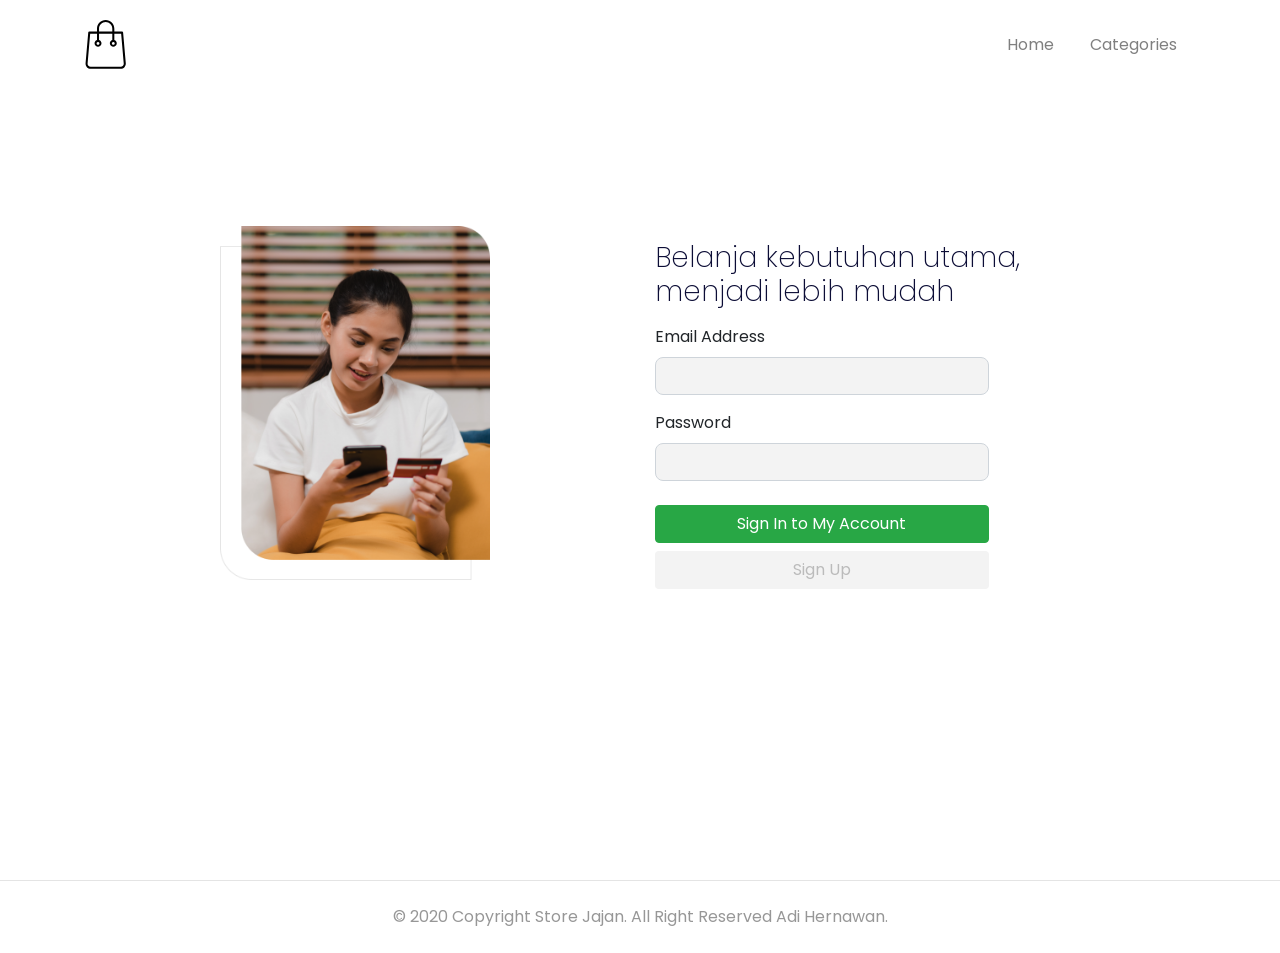
<file: login.html>
<!DOCTYPE html>
<html lang="en">
  <head>
    <meta charset="utf-8" />
    <meta
      name="viewport"
      content="width=device-width, initial-scale=1, shrink-to-fit=no"
    />
    <meta name="description" content="" />
    <meta name="author" content="" />

    <title>Store Jajan - Tempat Belanja Terbaik </title>

    <link href="https://unpkg.com/aos@2.3.1/dist/aos.css" rel="stylesheet" />
    <link href="style/main.css" rel="stylesheet" />
  </head>

  <body>
  <nav class="navbar navbar-expand-lg navbar-light navbar-store fixed-top navbar-fixed-top"
    data-aos="fade-down">
      <div class="container">
        <a href="/index.html" class="navbar-brand">
          <img src="/images/logo.svg" alt="Logo" />
        </a>
      
      <button class="navbar-toggler" type="button" data-toggle="collapse" data-target="#navbarResponsive">
        <span class="navbar-toggler-icon"></span>
      </button>
      <div class="collapse navbar-collapse" id="navbarResponsive">
        <ul class="navbar-nav ml-auto">
          <li class="nav-item">
            <a href="/index.html" class="nav-link">Home</a>
          </li>
          <li class="nav-item">
            <a href="/categories.html" class="nav-link">Categories</a> 
          </li>
          
         
        </ul>
      </div>
    </div>
  </nav>
   <div class="page-content page-auth">
     <div class="section-store-auth" data-aos="fade-up">
       <div class="container">
         <div class="row align-items-center row-login">
           <div class="col-lg-6 text-center">
             <img src="images/login-placeholder.png" alt="" class="w-50 mb-4 mb-lg-none">
           </div>
           <div class="col-lg-5">
             <h2>
               Belanja kebutuhan utama, <br> menjadi lebih mudah
             </h2>
             <form action="" class="mt-3">
              <div class="form-group">
                <label>Email Address</label>
                <input type="email" name="email" class="form-control w-75">
              </div>
              <div class="form-group">
                <label>Password</label>
                <input type="password" name="password" class="form-control w-75">
              </div>
              <a href="dashboard.html" class="btn btn-success btn-block w-75 mt-4">Sign In to My Account</a>
              <a href="register.html" class="btn btn-signup btn-block w-75 mt-2">Sign Up</a>
             </form>
           </div>
         </div>
       </div>
     </div>
   </div>
   
   <footer>
     <div class="container">
       <div class="row">
         <div class="col-12 text-center">
           <p class="pt-4 pb-2">
            &copy; 2020 Copyright Store Jajan. All Right Reserved Adi Hernawan.
           </p>
         </div>
       </div>
     </div>
   </footer>
    <!-- Bootstrap core JavaScript -->
    <script src="/vendor/jquery/jquery.slim.min.js"></script>
    <script src="/vendor/bootstrap/js/bootstrap.bundle.min.js"></script>
    <script src="https://unpkg.com/aos@2.3.1/dist/aos.js"></script>
  
    <script>
      AOS.init();
    </script>
    <script src="/script/navbar-scroll.js"></script>
  </body>
</html>
</file>
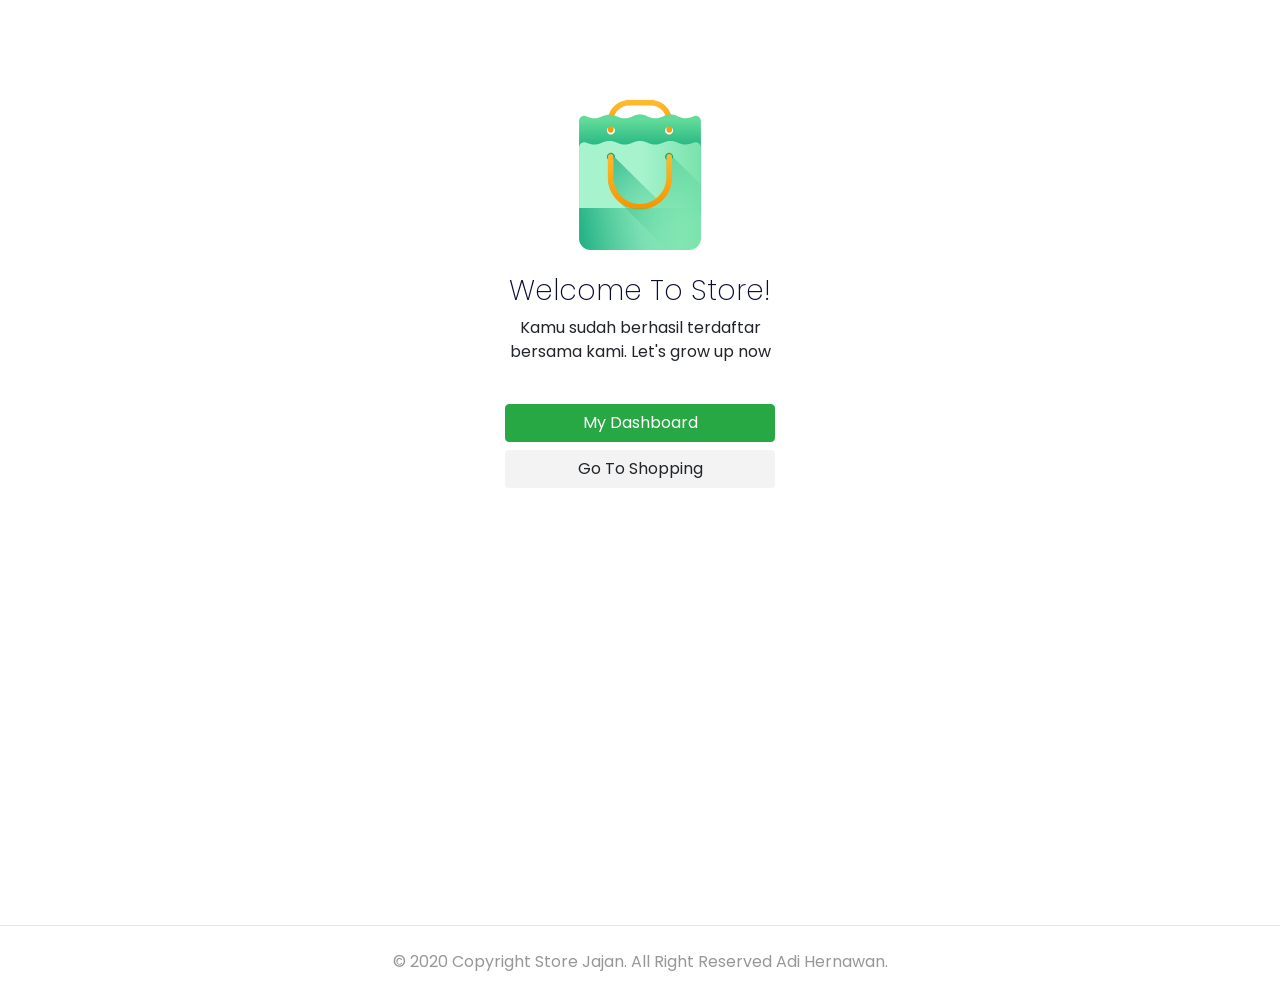
<file: register-success.html>
<!DOCTYPE html>
<html lang="en">
  <head>
    <meta charset="utf-8" />
    <meta
      name="viewport"
      content="width=device-width, initial-scale=1, shrink-to-fit=no"
    />
    <meta name="description" content="" />
    <meta name="author" content="" />

    <title>Store Jajan - Tempat Belanja Terbaik </title>

    <link href="https://unpkg.com/aos@2.3.1/dist/aos.css" rel="stylesheet" />
    <link href="style/main.css" rel="stylesheet" />
  </head>

  <body>
   <div class="page-content page-success">
     <div class="section-success" data-aos="zoom-in">
       <div class="container">
        
           <div class="row aligin-items-center row-login justify-content-center">
             <div class="col-lg-6 text-center">
               <img src="images/success.svg" alt="" class="mb-4">
               <h2>Welcome To Store!</h2>
               <p>Kamu sudah berhasil terdaftar <br> bersama kami. Let's grow up now</p>
               <div>
                 <a href="/dashboard.html" class="btn btn-success w-50 mt-4">My Dashboard</a>
                 <a href="/index.html" class="btn btn-signup w-50 mt-2">Go To Shopping</a>
               </div>
             </div>
           </div>
         
       </div>
     </div>
   </div>
   <footer>
     <div class="container">
       <div class="row">
         <div class="col-12 text-center">
           <p class="pt-4 pb-2">
            &copy; 2020 Copyright Store Jajan. All Right Reserved Adi Hernawan.
           </p>
         </div>
       </div>
     </div>
   </footer>
    <!-- Bootstrap core JavaScript -->
    <script src="/vendor/jquery/jquery.slim.min.js"></script>
    <script src="/vendor/bootstrap/js/bootstrap.bundle.min.js"></script>
    <script src="https://unpkg.com/aos@2.3.1/dist/aos.js"></script>
  
    <script>
      AOS.init();
    </script>
    <script src="/script/navbar-scroll.js"></script>
  </body>
</html>
</file>
